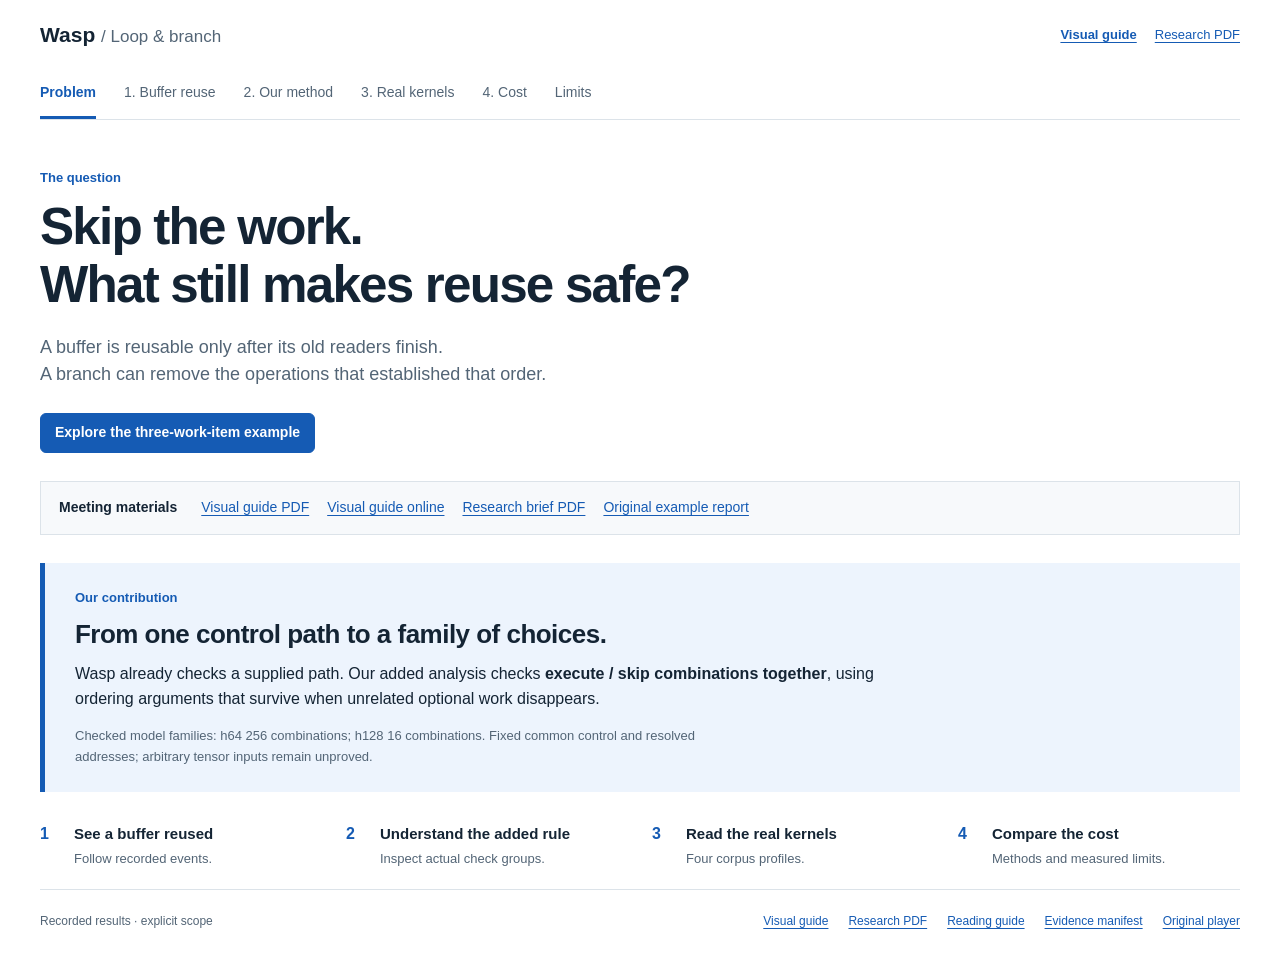
<file: index.html>
<!doctype html>
<html lang="en"><head><meta charset="utf-8"><meta name="viewport" content="width=device-width,initial-scale=1"><title>Loop / branch — Wasp</title><link rel="stylesheet" href="style.css?v=09601b86c1e26492"><script defer src="data.js?v=63a861dcf15d328c"></script><script defer src="app.js?v=65f355b6fed56088"></script></head>
<body>
<header class="mast"><a href="#start" class="brand">Wasp <span>/ Loop & branch</span></a><div class="mast-links"><a href="guide-cn.pdf"><strong>Visual guide</strong></a><a href="discussion.pdf">Research PDF</a></div></header>
<nav class="nav" aria-label="Evidence views"><a href="#start" data-view="start">Problem</a><a href="#running" data-view="running">1. Buffer reuse</a><a href="#rule" data-view="rule">2. Our method</a><a href="#corpus" data-view="corpus">3. Real kernels</a><a href="#efficiency" data-view="efficiency">4. Cost</a><a href="#limits" data-view="limits">Limits</a></nav>
<main>
<section id="start" class="view"><div class="hero"><p class="eyebrow">The question</p><h1>Skip the work.<br>What still makes reuse safe?</h1><p>A buffer is reusable only after its old readers finish.<br>A branch can remove the operations that established that order.</p><a class="button primary" href="#running">Explore the three-work-item example</a></div><div class="materials"><strong>Meeting materials</strong><a href="guide-cn.pdf">Visual guide PDF</a><a href="guide-cn.html">Visual guide online</a><a href="discussion.pdf">Research brief PDF</a><a href="report.pdf">Original example report</a></div><div class="contribution"><p class="eyebrow">Our contribution</p><h2>From one control path to a family of choices.</h2><p>Wasp already checks a supplied path. Our added analysis checks <strong>execute / skip combinations together</strong>, using ordering arguments that survive when unrelated optional work disappears.</p><p id="contribution-scope" class="scope"></p></div><div class="route"><a href="#running"><b>1</b><span>See a buffer reused</span><small>Follow recorded events.</small></a><a href="#rule"><b>2</b><span>Understand the added rule</span><small>Inspect actual check groups.</small></a><a href="#corpus"><b>3</b><span>Read the real kernels</span><small>Four corpus profiles.</small></a><a href="#efficiency"><b>4</b><span>Compare the cost</span><small>Methods and measured limits.</small></a></div></section>
<section id="running" class="view" hidden>
<div class="section-head"><div><p class="eyebrow">1 / Buffer reuse</p><h1>Three work items. Two buffers.</h1><p><strong>q0 → B0, q1 → B1, q2 → B0.</strong> The third item crosses the output boundary.</p></div><div class="source-links"><a class="button" href="kernel.ptx.html">Original PTX</a><a class="button" href="loop_branch_2_1.annotated.ptx.html">Annotated PTX</a></div></div>
<div id="run-modes" class="mode-list" aria-label="Example variants"></div><div id="mode-result" class="mode-result"></div>
<div class="player-toolbar"><button id="previous">Previous</button><button id="next" class="primary">Next event</button><button id="reuse-jump">Jump to B0 reuse</button><label>Execution <select id="execution"><option value="reference">Recorded reference</option><option value="witness">Recorded race witness</option></select></label><span id="step-count"></span></div>
<div class="player-grid"><div class="timeline-panel"><div class="current-event" aria-live="polite"><p id="event-position" class="eyebrow"></p><h2 id="event-title"></h2><p id="event-detail"></p></div><div class="lane-head"><b>Producer</b><b>Consumer</b><b>Async engine</b></div><div id="event-lanes"></div><p class="scope">One recorded model execution. Vertical position is playback order, not an added HB edge.</p></div><div class="source-panel"><h3>Corresponding PTX</h3><pre><code id="trace-code"></code></pre><div id="resource-state" class="resource-state"></div></div></div>
<details class="technical"><summary>Event evidence and exact code change</summary><div id="evidence-card"></div><pre id="source-diff"></pre></details>
<p class="scope"><strong>Runnable constructed PTX; recorded verifier results.</strong> Not a production kernel or GPU capture. <a href="reuse.html">Open the original player separately</a>.</p><a class="next-view" href="#rule">Next: which arguments survive a skipped update?</a></section>
<section id="rule" class="view" hidden><div class="section-head"><div><p class="eyebrow">2 / Our method</p><h1>Ordering must survive the skip.</h1><p>An argument for two accesses may use <strong>common events and their own optional work</strong>.<br>It must not require an unrelated region to execute.</p></div></div><div class="rule-principle"><strong>support(path) ⊆ owners(endpoint A) ∪ owners(endpoint B)</strong><span>One owner = one warp at one branch visit.</span></div><label class="group-picker">Inspect a recorded h64 check <select id="rule-groups"></select></label><div id="rule-stage"></div><p class="scope"><strong>Fixed common control, resolved addresses, finite visits.</strong> These are completed checker results, not a live solver. A002 exemptions remain explicit. Arbitrary tensor feedback and loop length are not proved.</p><details class="technical"><summary>Method and evidence</summary><p>Admission checks common control, resolved addresses, collective participation and completion obligations. A missing ordering proof is not automatically a kernel bug.</p><a href="family-h64.json">Read the recorded groups</a></details><a class="next-view" href="#corpus">Next: test the method against real kernels</a></section>
<section id="corpus" class="view" hidden><div class="section-head"><div><p class="eyebrow">3 / Real kernels</p><h1>Four kernels to compare.</h1><p><strong>Five examples total</strong>, including the small pipeline. h64 and h128 test the same conditional-TMEM mechanism.</p></div></div><div id="corpus-grid" class="corpus-grid"></div><a class="next-view" href="#efficiency">Next: does checking the family save work?</a></section>
<section id="efficiency" class="view" hidden><div class="section-head"><div><p class="eyebrow">4 / Efficiency</p><h1>Reuse proofs, not just query answers.</h1><p id="efficiency-intro"></p></div></div><h2 class="subhead">What is real now</h2><div id="current-methods" class="current-methods"></div><h2 class="subhead">Same family, measured end to end</h2><div id="cost-highlight" class="cost-highlight"></div><div class="table-scroll"><table class="data-table"><thead><tr><th>Visits / warp</th><th>Enumeration</th><th>Family method</th><th>Peak memory</th><th>Stop reason</th><th>Comparison</th><th>Speedup</th></tr></thead><tbody id="efficiency-body"></tbody></table></div><h2 class="subhead">All eight earlier directions</h2><p class="section-note">They are not discarded. Each card states exactly what survives and why it is or is not part of the current implementation.</p><div id="historical-methods" class="method-map"></div><div id="efficiency-sources" class="source-links method-sources"></div><details class="technical"><summary>Measurement details and unsuccessful experiments</summary><ul id="efficiency-notes"></ul></details><a class="next-view" href="#limits">Read the remaining limits</a></section>
<section id="limits" class="view" hidden><div class="section-head"><div><p class="eyebrow">Limits</p><h1>What remains unproved.</h1><p>These results do not establish the following capabilities.</p></div></div><div id="limits-grid" class="limits-grid"></div><details class="technical"><summary>WGMMA status</summary><p>The current corpus has no <code>wgmma.</code> PTX. Its frontend semantics are unmodeled and lowering rejects it. Historical PhaseGuard evidence remains separate; tcgen05 and bulk-group results do not establish WGMMA coverage.</p></details></section>
</main><footer><span>Recorded results · explicit scope</span><span><a href="guide-cn.pdf">Visual guide</a><a href="discussion.pdf">Research PDF</a><a href="walkthrough.md">Reading guide</a><a href="build-receipt.json">Evidence manifest</a><a href="reuse.html">Original player</a></span></footer></body></html>
</file>
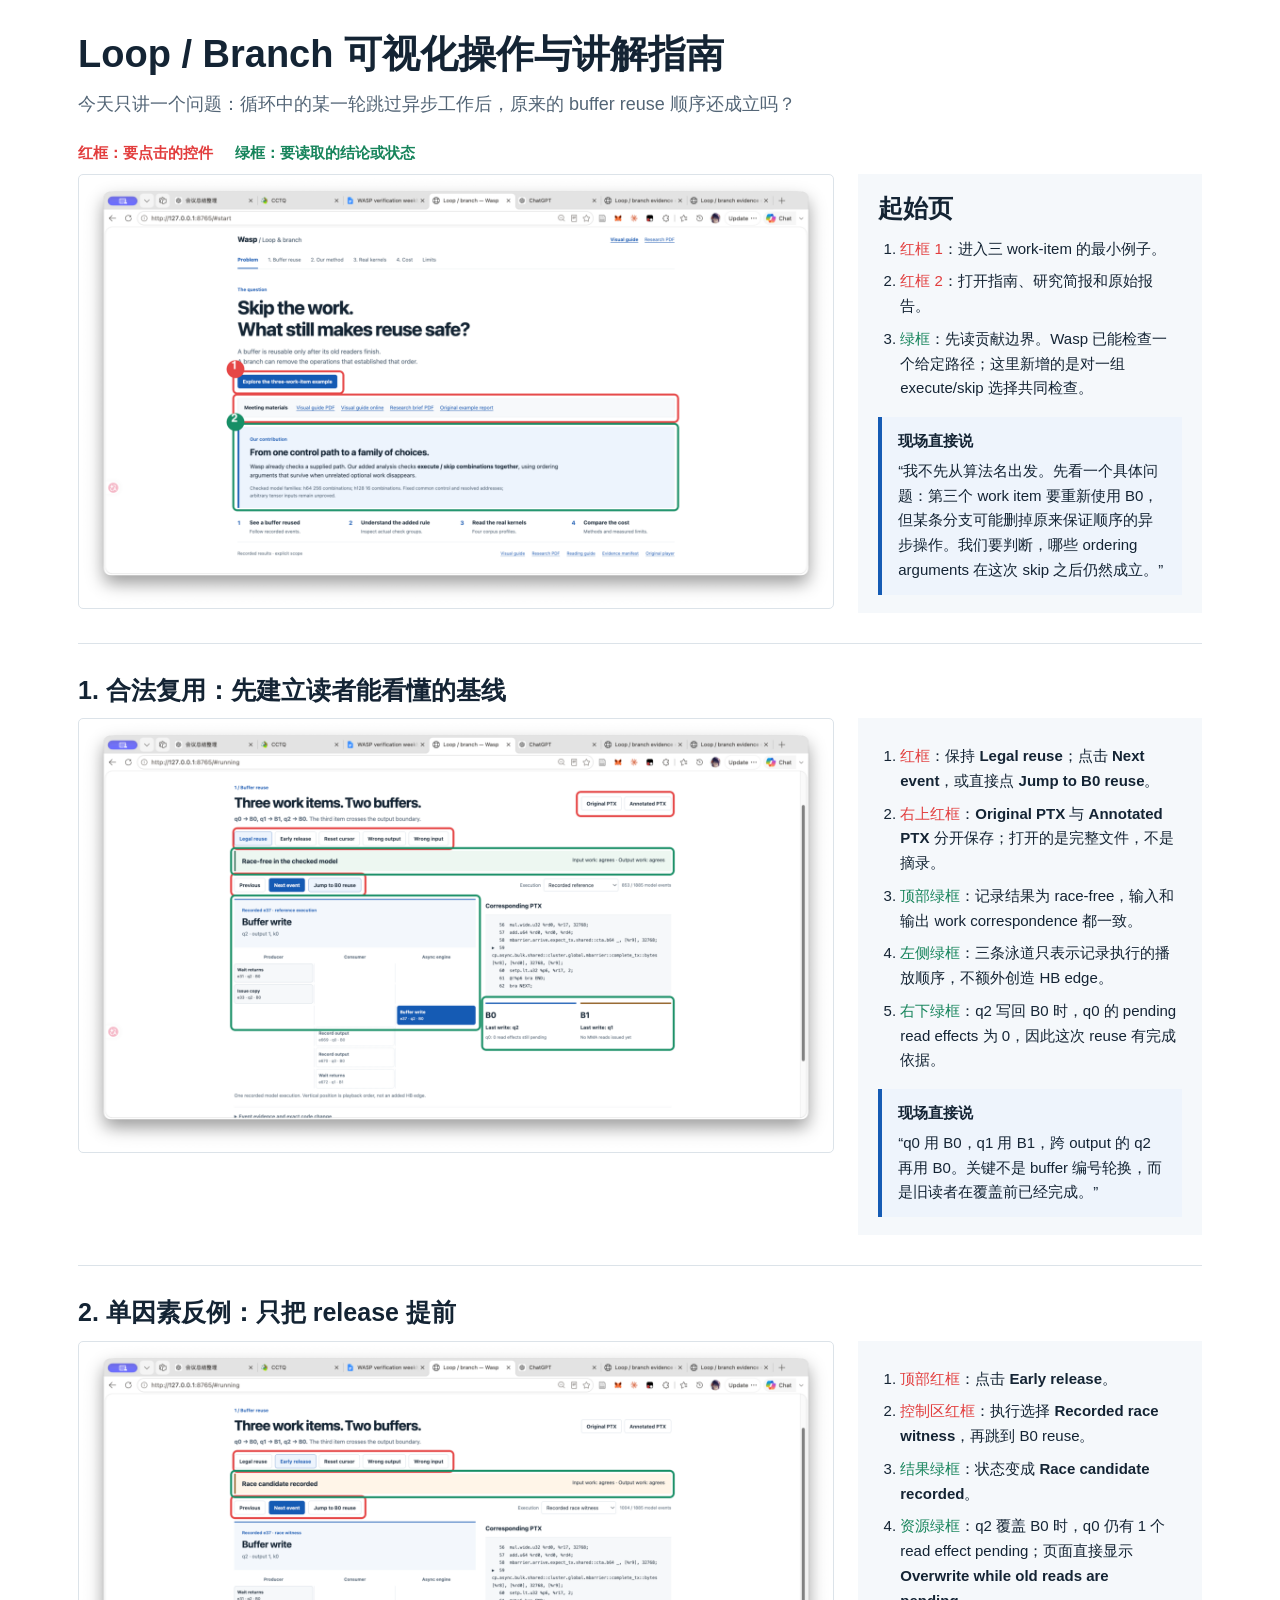
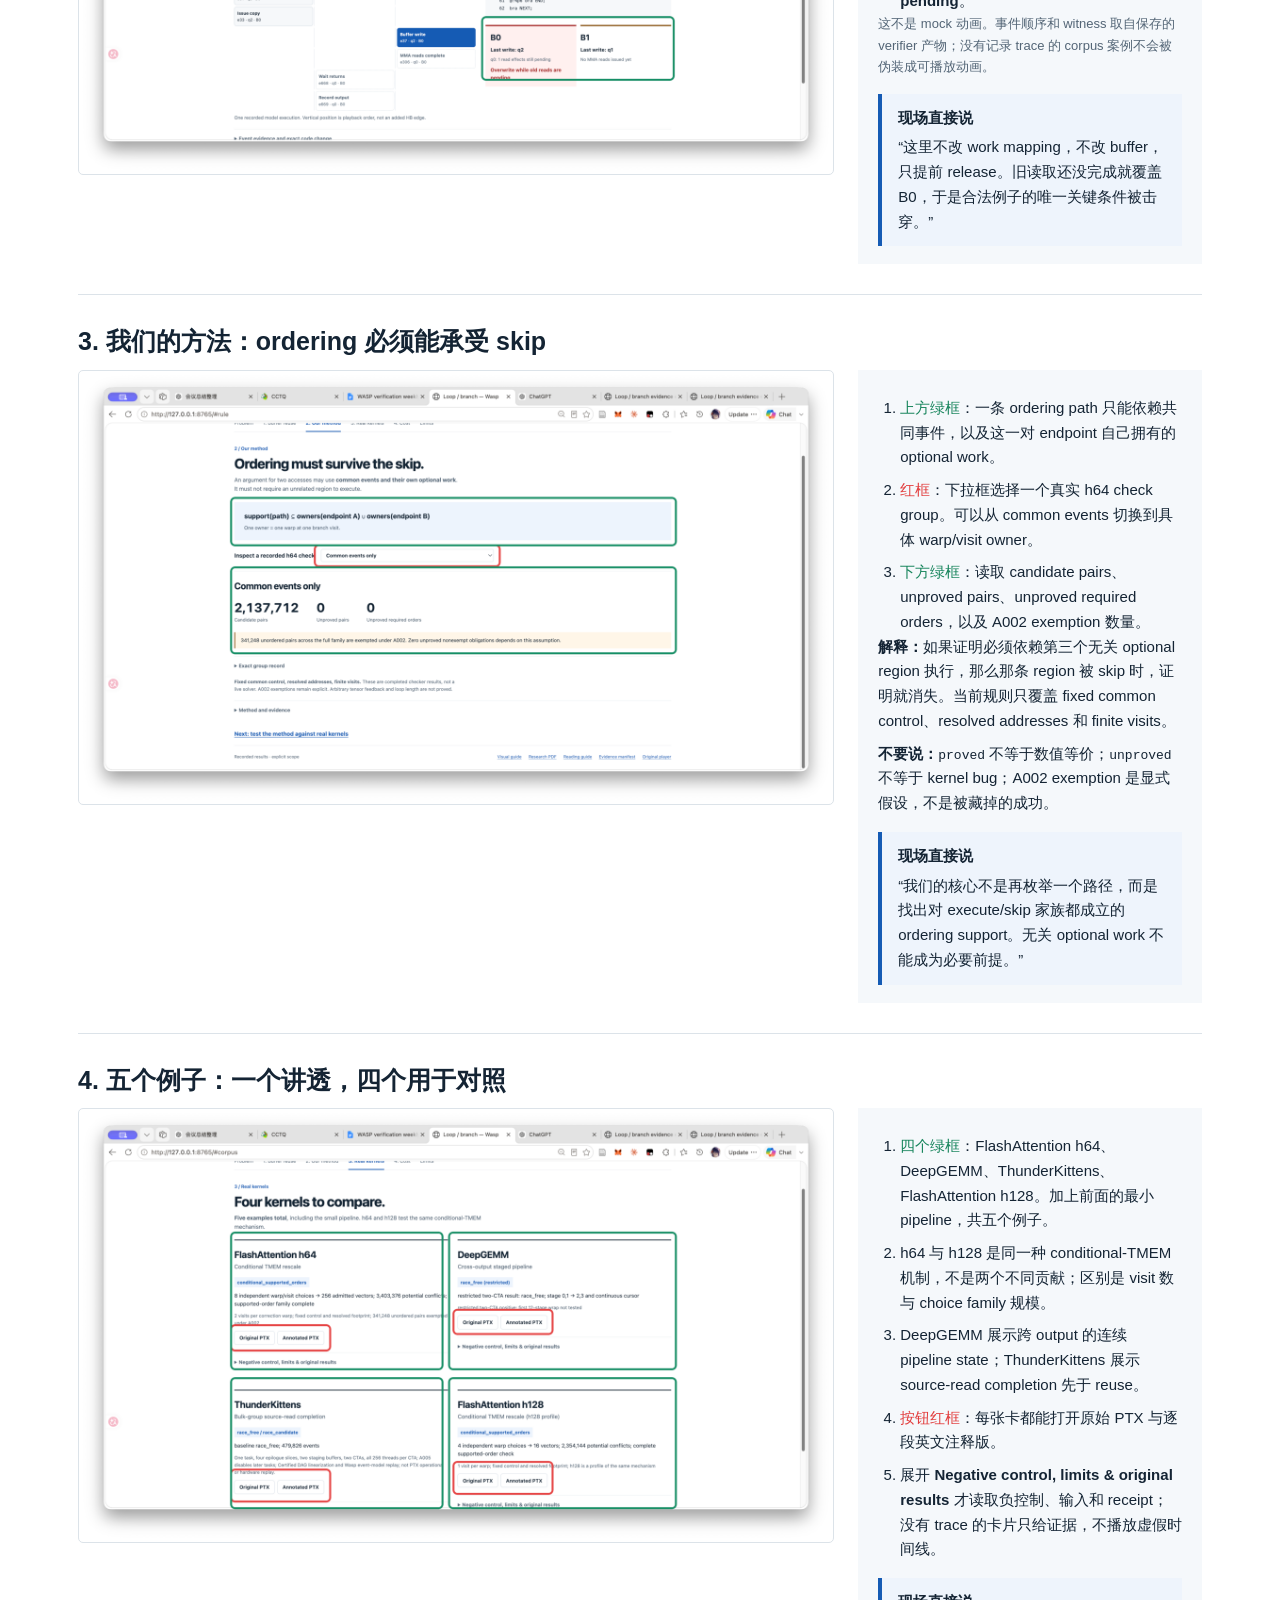
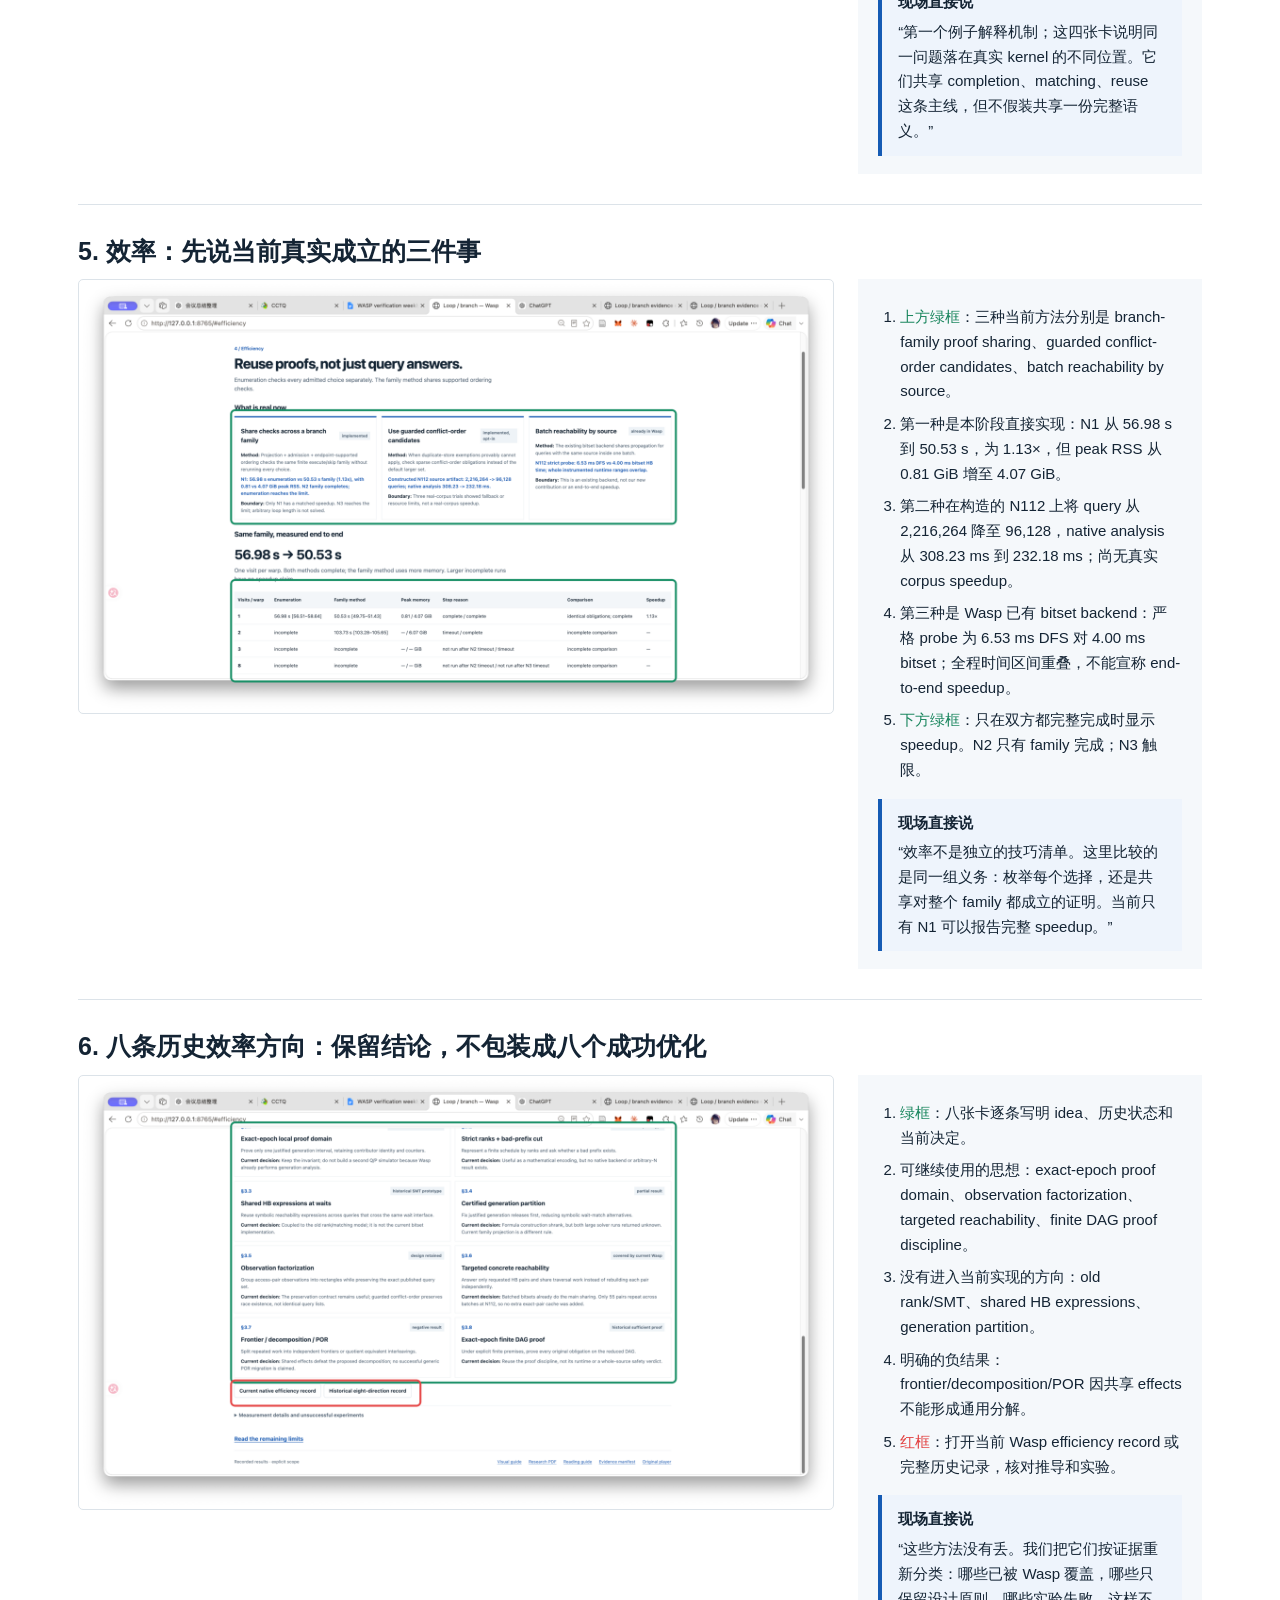
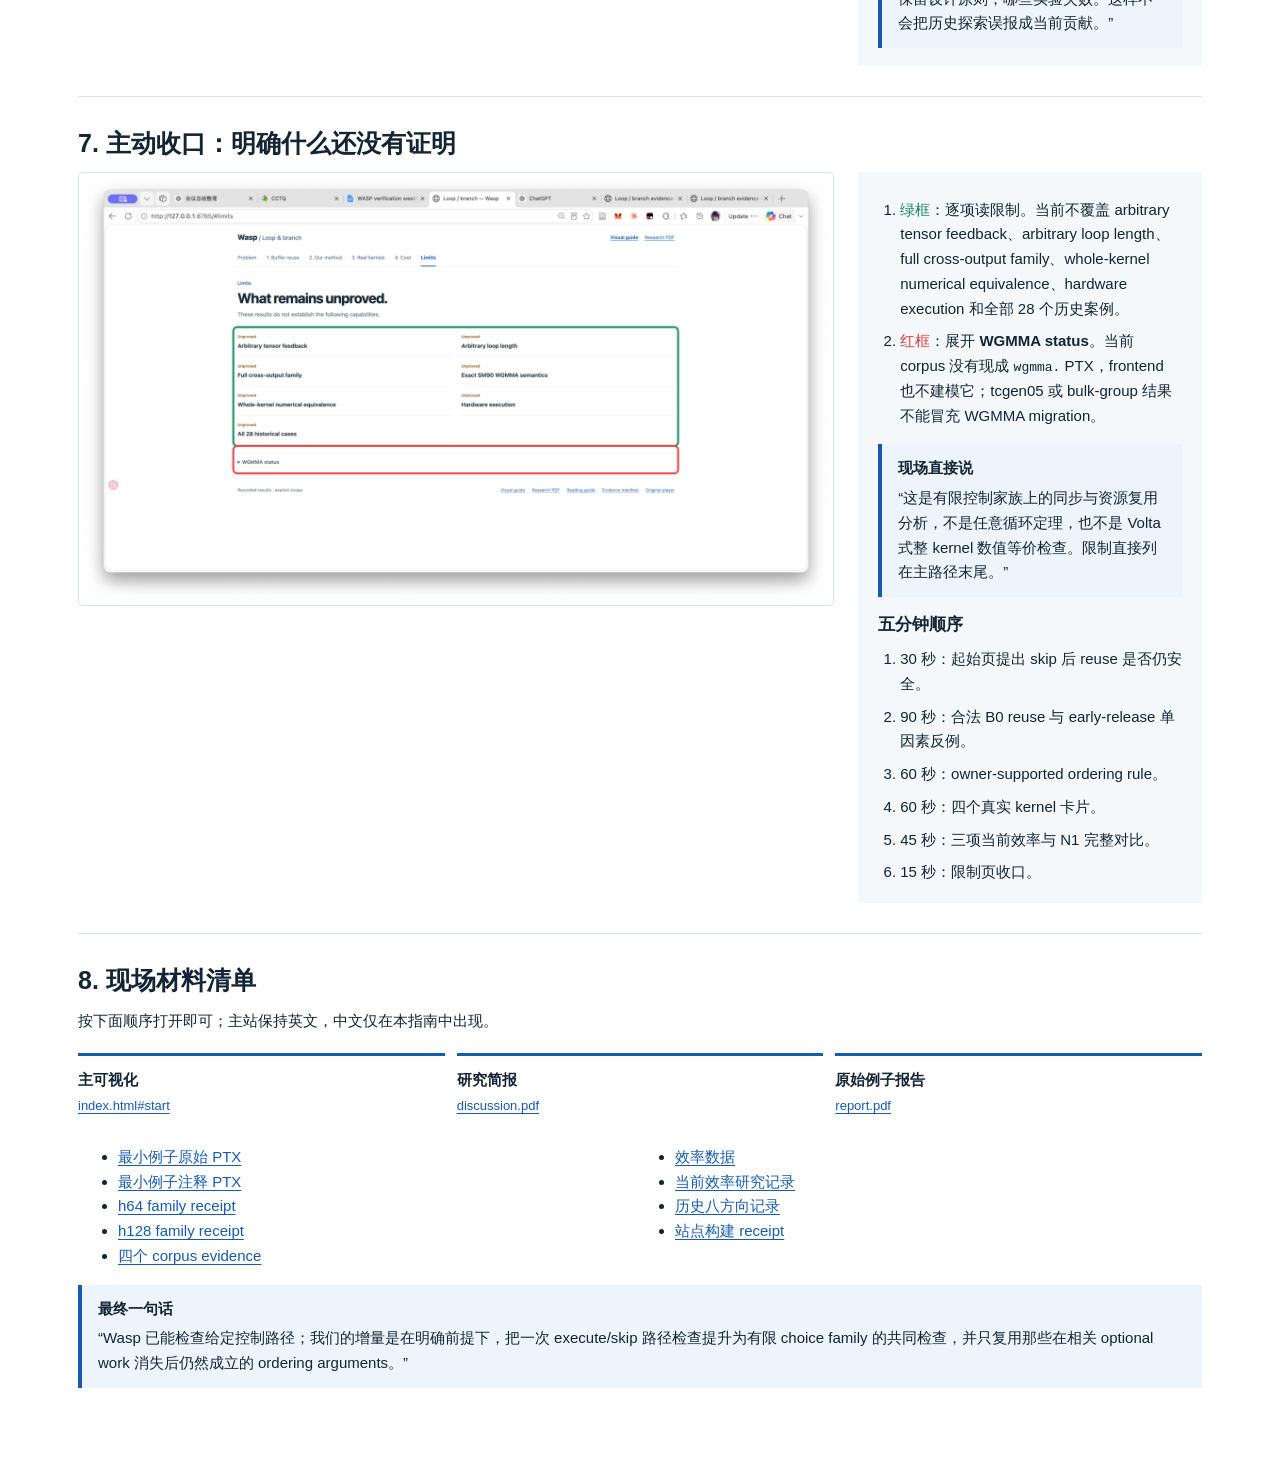
<file: guide-cn.html>
<!doctype html>
<html lang="zh-CN">
<head>
<meta charset="utf-8">
<meta name="viewport" content="width=device-width, initial-scale=1">
<title>Loop / Branch 可视化操作与讲解指南</title>
<style>
:root{--ink:#142434;--muted:#536576;--line:#dce3e9;--blue:#155bb4;--red:#e23d3d;--green:#16845b;--wash:#f5f8fb}
*{box-sizing:border-box}body{margin:0;background:#fff;color:var(--ink);font:15px/1.65 -apple-system,BlinkMacSystemFont,"PingFang SC","Microsoft YaHei",sans-serif}a{color:var(--blue);text-underline-offset:3px}main{max-width:1180px;margin:auto;padding:32px 28px 64px}h1,h2,h3,p{margin:0}h1{font-size:38px;line-height:1.2}h2{font-size:25px;line-height:1.3;margin-bottom:12px}h3{font-size:17px;margin:14px 0 6px}p+ p{margin-top:8px}.lead{font-size:18px;color:var(--muted);margin-top:12px}.legend{display:flex;gap:22px;margin:22px 0 8px;font-weight:700}.red{color:var(--red)}.green{color:var(--green)}.page{padding:30px 0;border-top:1px solid var(--line)}.page:first-child{border-top:0;padding-top:0}.layout{display:grid;grid-template-columns:minmax(0,2.2fr) minmax(250px,1fr);gap:24px;align-items:start}.shot{width:100%;height:auto;border:1px solid var(--line);border-radius:5px;display:block}.notes{background:var(--wash);padding:18px 20px}.notes ol,.notes ul{margin:8px 0 0;padding-left:22px}.notes li+li{margin-top:8px}.say{border-left:4px solid var(--blue);padding:12px 16px;margin-top:16px;background:#eef4fc}.say strong{display:block;margin-bottom:5px}.route{display:grid;grid-template-columns:repeat(3,1fr);gap:12px;margin-top:20px}.route div{border-top:3px solid var(--blue);padding:12px 0}.route b{display:block}.route span{color:var(--muted);font-size:13px}.resource-list{columns:2;column-gap:30px}.resource-list li{break-inside:avoid}.small{font-size:13px;color:var(--muted)}code{font:13px/1.5 ui-monospace,SFMono-Regular,Menlo,monospace;overflow-wrap:anywhere}
@media(max-width:850px){main{padding:22px 14px}.layout{grid-template-columns:1fr}.route{grid-template-columns:1fr}.resource-list{columns:1}h1{font-size:30px}}
@media print{@page{size:A4 landscape;margin:9mm}body{font-size:11px;line-height:1.45}main{max-width:none;padding:0}.page{height:185mm;page-break-after:always;break-after:page;padding:4mm 0;border:0;overflow:hidden}.page:last-child{page-break-after:auto}.layout{grid-template-columns:minmax(0,2.25fr) minmax(62mm,1fr);gap:6mm}.shot{max-height:145mm;object-fit:contain;object-position:top}.notes{padding:4mm 5mm}.lead{font-size:13px}.legend{margin:4mm 0}.say{padding:3mm 4mm;margin-top:3mm}.route{gap:4mm;margin-top:4mm}a{color:inherit;text-decoration:none}h1{font-size:27px}h2{font-size:19px}h3{font-size:13px}}
</style>
</head>
<body><main>
<section class="page">
  <h1>Loop / Branch 可视化操作与讲解指南</h1>
  <p class="lead">今天只讲一个问题：循环中的某一轮跳过异步工作后，原来的 buffer reuse 顺序还成立吗？</p>
  <div class="legend"><span class="red">红框：要点击的控件</span><span class="green">绿框：要读取的结论或状态</span></div>
  <div class="layout">
    <img class="shot" src="guide-assets/01-start-annotated.png" alt="起始页标注">
    <div class="notes">
      <h2>起始页</h2>
      <ol>
        <li><span class="red">红框 1</span>：进入三 work-item 的最小例子。</li>
        <li><span class="red">红框 2</span>：打开指南、研究简报和原始报告。</li>
        <li><span class="green">绿框</span>：先读贡献边界。Wasp 已能检查一个给定路径；这里新增的是对一组 execute/skip 选择共同检查。</li>
      </ol>
      <div class="say"><strong>现场直接说</strong>“我不先从算法名出发。先看一个具体问题：第三个 work item 要重新使用 B0，但某条分支可能删掉原来保证顺序的异步操作。我们要判断，哪些 ordering arguments 在这次 skip 之后仍然成立。”</div>
    </div>
  </div>
</section>

<section class="page">
  <h2>1. 合法复用：先建立读者能看懂的基线</h2>
  <div class="layout">
    <img class="shot" src="guide-assets/02-legal-annotated.png" alt="合法复用界面标注">
    <div class="notes">
      <ol>
        <li><span class="red">红框</span>：保持 <b>Legal reuse</b>；点击 <b>Next event</b>，或直接点 <b>Jump to B0 reuse</b>。</li>
        <li><span class="red">右上红框</span>：<b>Original PTX</b> 与 <b>Annotated PTX</b> 分开保存；打开的是完整文件，不是摘录。</li>
        <li><span class="green">顶部绿框</span>：记录结果为 race-free，输入和输出 work correspondence 都一致。</li>
        <li><span class="green">左侧绿框</span>：三条泳道只表示记录执行的播放顺序，不额外创造 HB edge。</li>
        <li><span class="green">右下绿框</span>：q2 写回 B0 时，q0 的 pending read effects 为 0，因此这次 reuse 有完成依据。</li>
      </ol>
      <div class="say"><strong>现场直接说</strong>“q0 用 B0，q1 用 B1，跨 output 的 q2 再用 B0。关键不是 buffer 编号轮换，而是旧读者在覆盖前已经完成。”</div>
    </div>
  </div>
</section>

<section class="page">
  <h2>2. 单因素反例：只把 release 提前</h2>
  <div class="layout">
    <img class="shot" src="guide-assets/03-race-annotated.png" alt="提前释放反例界面标注">
    <div class="notes">
      <ol>
        <li><span class="red">顶部红框</span>：点击 <b>Early release</b>。</li>
        <li><span class="red">控制区红框</span>：执行选择 <b>Recorded race witness</b>，再跳到 B0 reuse。</li>
        <li><span class="green">结果绿框</span>：状态变成 <b>Race candidate recorded</b>。</li>
        <li><span class="green">资源绿框</span>：q2 覆盖 B0 时，q0 仍有 1 个 read effect pending；页面直接显示 <b>Overwrite while old reads are pending</b>。</li>
      </ol>
      <p class="small">这不是 mock 动画。事件顺序和 witness 取自保存的 verifier 产物；没有记录 trace 的 corpus 案例不会被伪装成可播放动画。</p>
      <div class="say"><strong>现场直接说</strong>“这里不改 work mapping，不改 buffer，只提前 release。旧读取还没完成就覆盖 B0，于是合法例子的唯一关键条件被击穿。”</div>
    </div>
  </div>
</section>

<section class="page">
  <h2>3. 我们的方法：ordering 必须能承受 skip</h2>
  <div class="layout">
    <img class="shot" src="guide-assets/04-rule-annotated.png" alt="规则界面标注">
    <div class="notes">
      <ol>
        <li><span class="green">上方绿框</span>：一条 ordering path 只能依赖共同事件，以及这一对 endpoint 自己拥有的 optional work。</li>
        <li><span class="red">红框</span>：下拉框选择一个真实 h64 check group。可以从 common events 切换到具体 warp/visit owner。</li>
        <li><span class="green">下方绿框</span>：读取 candidate pairs、unproved pairs、unproved required orders，以及 A002 exemption 数量。</li>
      </ol>
      <p><b>解释：</b>如果证明必须依赖第三个无关 optional region 执行，那么那条 region 被 skip 时，证明就消失。当前规则只覆盖 fixed common control、resolved addresses 和 finite visits。</p>
      <p><b>不要说：</b><code>proved</code> 不等于数值等价；<code>unproved</code> 不等于 kernel bug；A002 exemption 是显式假设，不是被藏掉的成功。</p>
      <div class="say"><strong>现场直接说</strong>“我们的核心不是再枚举一个路径，而是找出对 execute/skip 家族都成立的 ordering support。无关 optional work 不能成为必要前提。”</div>
    </div>
  </div>
</section>

<section class="page">
  <h2>4. 五个例子：一个讲透，四个用于对照</h2>
  <div class="layout">
    <img class="shot" src="guide-assets/05-corpus-annotated.png" alt="真实 kernel 界面标注">
    <div class="notes">
      <ol>
        <li><span class="green">四个绿框</span>：FlashAttention h64、DeepGEMM、ThunderKittens、FlashAttention h128。加上前面的最小 pipeline，共五个例子。</li>
        <li>h64 与 h128 是同一种 conditional-TMEM 机制，不是两个不同贡献；区别是 visit 数与 choice family 规模。</li>
        <li>DeepGEMM 展示跨 output 的连续 pipeline state；ThunderKittens 展示 source-read completion 先于 reuse。</li>
        <li><span class="red">按钮红框</span>：每张卡都能打开原始 PTX 与逐段英文注释版。</li>
        <li>展开 <b>Negative control, limits &amp; original results</b> 才读取负控制、输入和 receipt；没有 trace 的卡片只给证据，不播放虚假时间线。</li>
      </ol>
      <div class="say"><strong>现场直接说</strong>“第一个例子解释机制；这四张卡说明同一问题落在真实 kernel 的不同位置。它们共享 completion、matching、reuse 这条主线，但不假装共享一份完整语义。”</div>
    </div>
  </div>
</section>

<section class="page">
  <h2>5. 效率：先说当前真实成立的三件事</h2>
  <div class="layout">
    <img class="shot" src="guide-assets/06-efficiency-now-annotated.png" alt="当前效率结果界面标注">
    <div class="notes">
      <ol>
        <li><span class="green">上方绿框</span>：三种当前方法分别是 branch-family proof sharing、guarded conflict-order candidates、batch reachability by source。</li>
        <li>第一种是本阶段直接实现：N1 从 56.98 s 到 50.53 s，为 1.13×，但 peak RSS 从 0.81 GiB 增至 4.07 GiB。</li>
        <li>第二种在构造的 N112 上将 query 从 2,216,264 降至 96,128，native analysis 从 308.23 ms 到 232.18 ms；尚无真实 corpus speedup。</li>
        <li>第三种是 Wasp 已有 bitset backend：严格 probe 为 6.53 ms DFS 对 4.00 ms bitset；全程时间区间重叠，不能宣称 end-to-end speedup。</li>
        <li><span class="green">下方绿框</span>：只在双方都完整完成时显示 speedup。N2 只有 family 完成；N3 触限。</li>
      </ol>
      <div class="say"><strong>现场直接说</strong>“效率不是独立的技巧清单。这里比较的是同一组义务：枚举每个选择，还是共享对整个 family 都成立的证明。当前只有 N1 可以报告完整 speedup。”</div>
    </div>
  </div>
</section>

<section class="page">
  <h2>6. 八条历史效率方向：保留结论，不包装成八个成功优化</h2>
  <div class="layout">
    <img class="shot" src="guide-assets/07-efficiency-eight-annotated.png" alt="八条效率方向界面标注">
    <div class="notes">
      <ol>
        <li><span class="green">绿框</span>：八张卡逐条写明 idea、历史状态和当前决定。</li>
        <li>可继续使用的思想：exact-epoch proof domain、observation factorization、targeted reachability、finite DAG proof discipline。</li>
        <li>没有进入当前实现的方向：old rank/SMT、shared HB expressions、generation partition。</li>
        <li>明确的负结果：frontier/decomposition/POR 因共享 effects 不能形成通用分解。</li>
        <li><span class="red">红框</span>：打开当前 Wasp efficiency record 或完整历史记录，核对推导和实验。</li>
      </ol>
      <div class="say"><strong>现场直接说</strong>“这些方法没有丢。我们把它们按证据重新分类：哪些已被 Wasp 覆盖，哪些只保留设计原则，哪些实验失败。这样不会把历史探索误报成当前贡献。”</div>
    </div>
  </div>
</section>

<section class="page">
  <h2>7. 主动收口：明确什么还没有证明</h2>
  <div class="layout">
    <img class="shot" src="guide-assets/08-limits-annotated.png" alt="限制界面标注">
    <div class="notes">
      <ol>
        <li><span class="green">绿框</span>：逐项读限制。当前不覆盖 arbitrary tensor feedback、arbitrary loop length、full cross-output family、whole-kernel numerical equivalence、hardware execution 和全部 28 个历史案例。</li>
        <li><span class="red">红框</span>：展开 <b>WGMMA status</b>。当前 corpus 没有现成 <code>wgmma.</code> PTX，frontend 也不建模它；tcgen05 或 bulk-group 结果不能冒充 WGMMA migration。</li>
      </ol>
      <div class="say"><strong>现场直接说</strong>“这是有限控制家族上的同步与资源复用分析，不是任意循环定理，也不是 Volta 式整 kernel 数值等价检查。限制直接列在主路径末尾。”</div>
      <h3>五分钟顺序</h3>
      <ol>
        <li>30 秒：起始页提出 skip 后 reuse 是否仍安全。</li>
        <li>90 秒：合法 B0 reuse 与 early-release 单因素反例。</li>
        <li>60 秒：owner-supported ordering rule。</li>
        <li>60 秒：四个真实 kernel 卡片。</li>
        <li>45 秒：三项当前效率与 N1 完整对比。</li>
        <li>15 秒：限制页收口。</li>
      </ol>
    </div>
  </div>
</section>

<section class="page">
  <h2>8. 现场材料清单</h2>
  <p>按下面顺序打开即可；主站保持英文，中文仅在本指南中出现。</p>
  <div class="route"><div><b>主可视化</b><span><a href="index.html#start">index.html#start</a></span></div><div><b>研究简报</b><span><a href="discussion.pdf">discussion.pdf</a></span></div><div><b>原始例子报告</b><span><a href="report.pdf">report.pdf</a></span></div></div>
  <ul class="resource-list">
    <li><a href="kernel.ptx.html">最小例子原始 PTX</a></li>
    <li><a href="loop_branch_2_1.annotated.ptx.html">最小例子注释 PTX</a></li>
    <li><a href="family-h64.json">h64 family receipt</a></li>
    <li><a href="family-h128.json">h128 family receipt</a></li>
    <li><a href="corpus-evidence.json">四个 corpus evidence</a></li>
    <li><a href="efficiency.json">效率数据</a></li>
    <li><a href="hb-efficiency-current.md">当前效率研究记录</a></li>
    <li><a href="hb-efficiency-historical.md">历史八方向记录</a></li>
    <li><a href="build-receipt.json">站点构建 receipt</a></li>
  </ul>
  <div class="say"><strong>最终一句话</strong>“Wasp 已能检查给定控制路径；我们的增量是在明确前提下，把一次 execute/skip 路径检查提升为有限 choice family 的共同检查，并只复用那些在相关 optional work 消失后仍然成立的 ordering arguments。”</div>
</section>
</main></body></html>
</file>
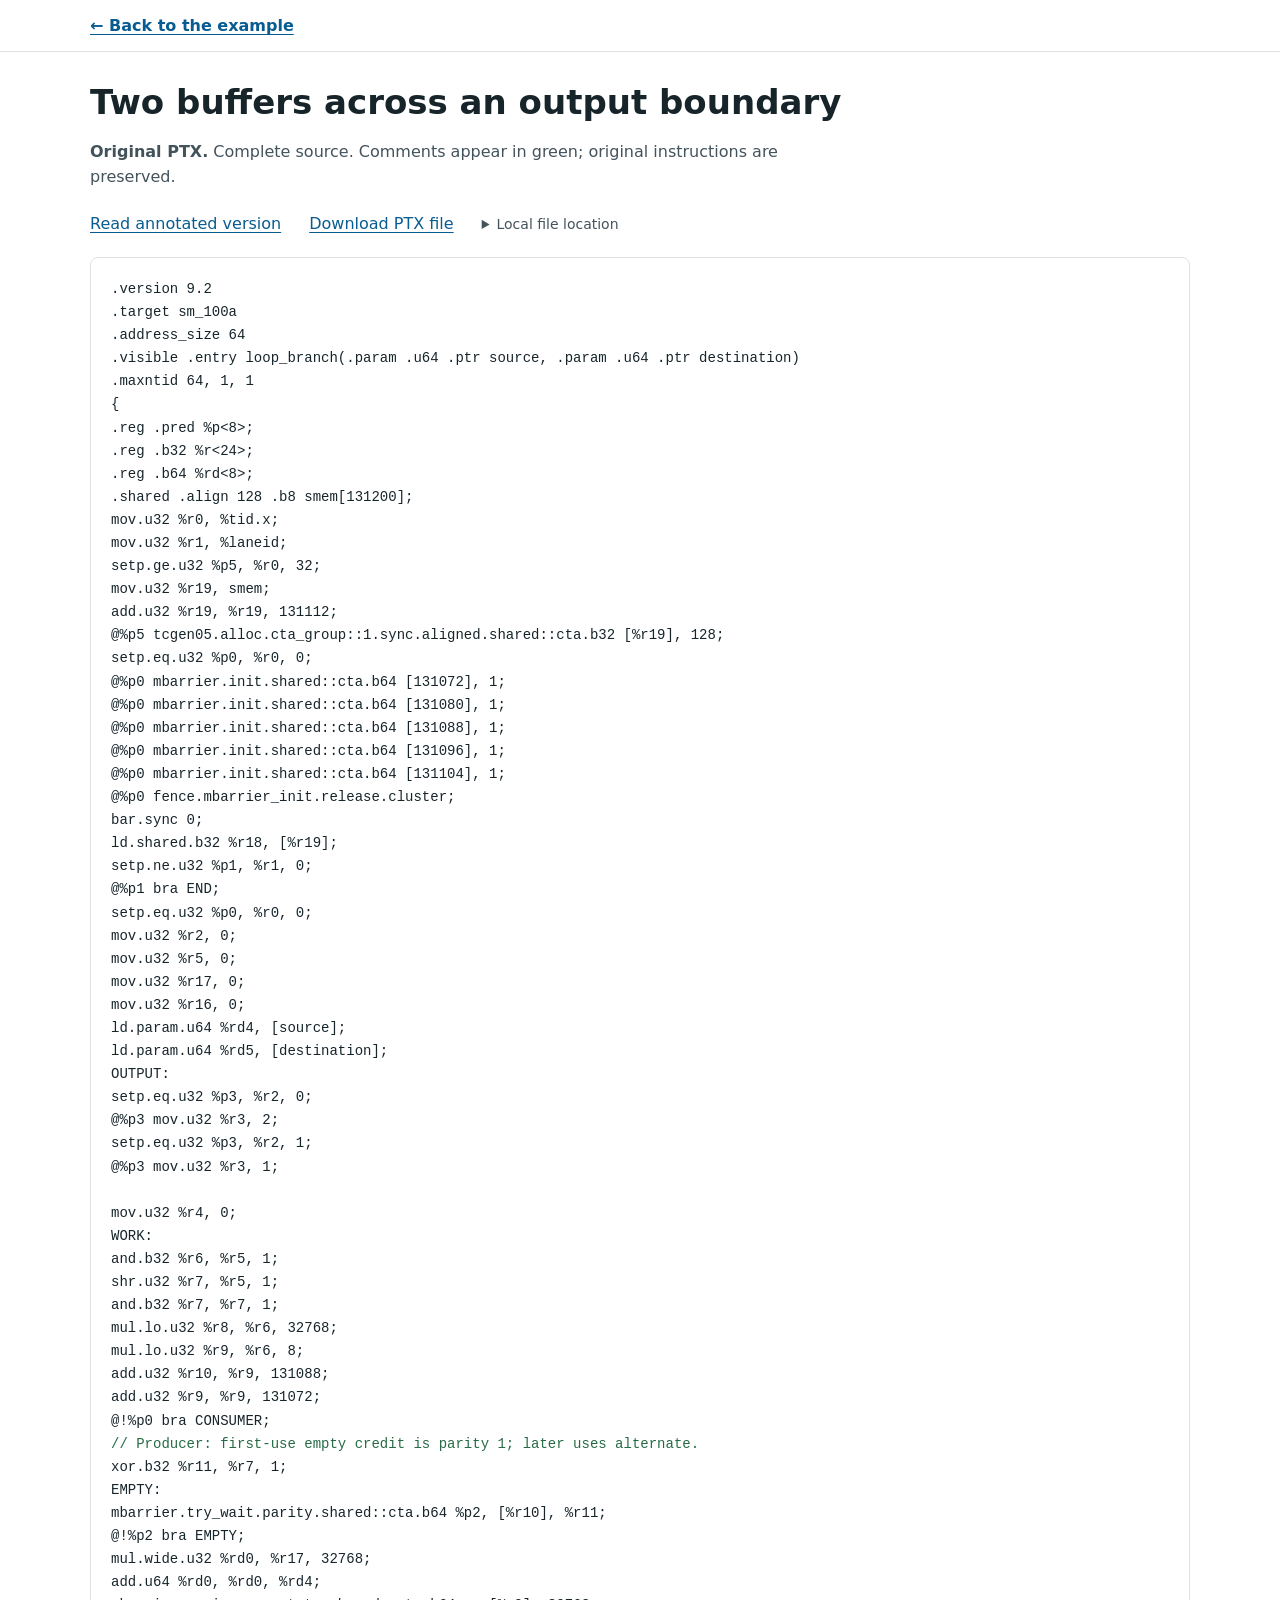
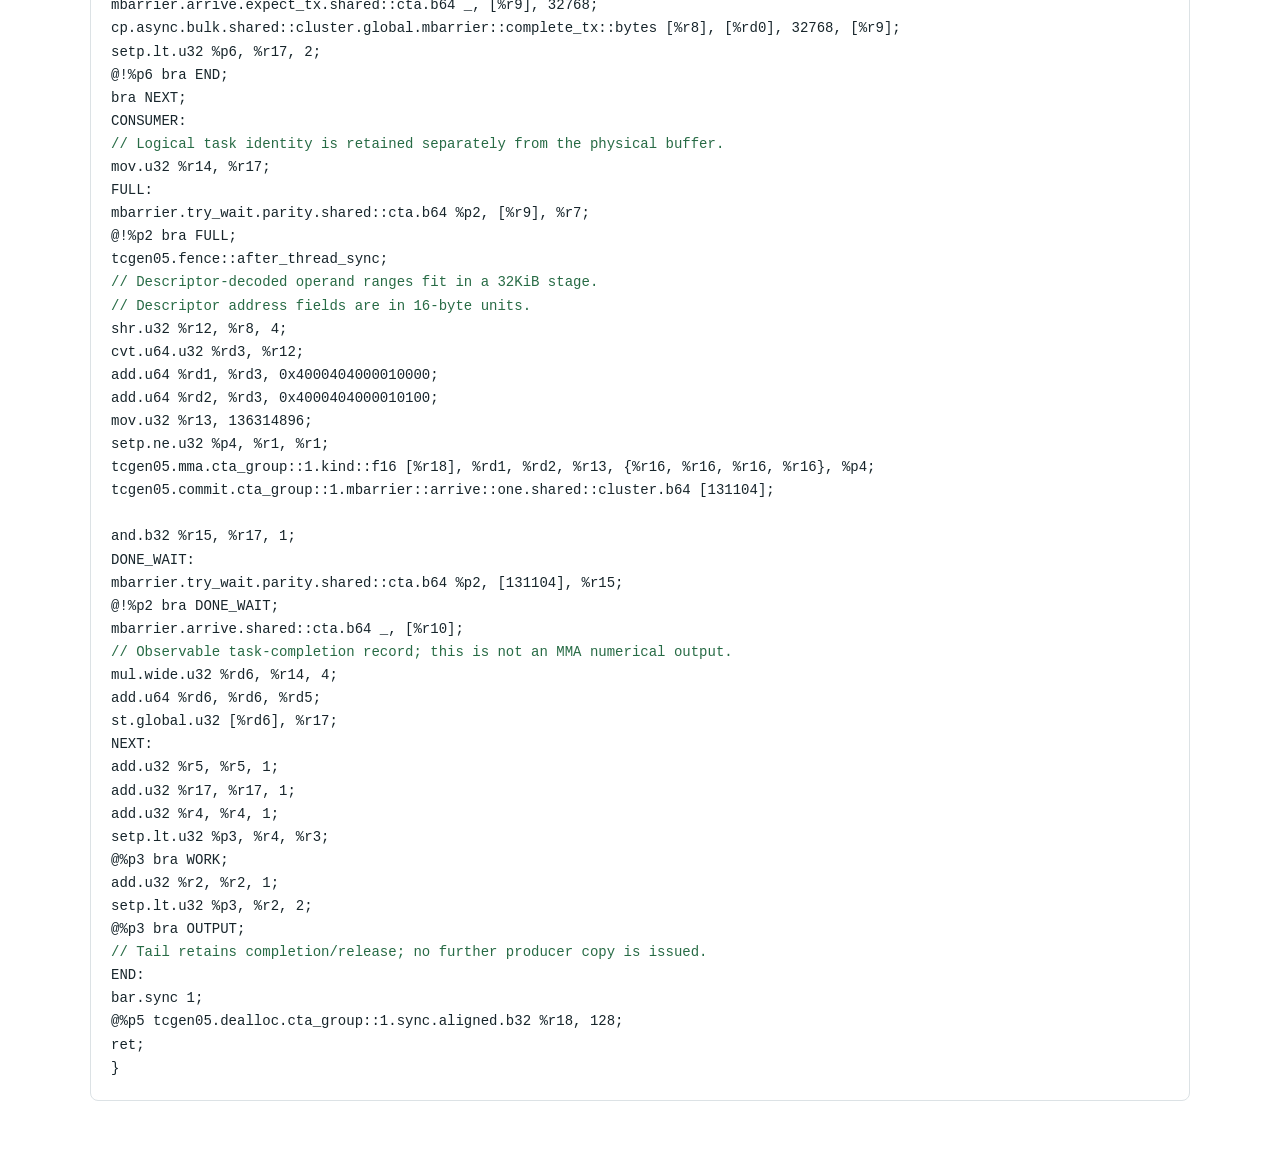
<file: kernel.ptx.html>
<!doctype html>
<html lang="en">
<head>
<meta charset="utf-8">
<meta name="viewport" content="width=device-width, initial-scale=1">
<title>Two buffers across an output boundary — Original PTX</title>
<style>
:root { color-scheme: light; font-family: system-ui, sans-serif; color: #17252b; background: #fff; }
* { box-sizing: border-box; }
body { margin: 0; }
a { color: #075c91; text-underline-offset: 3px; }
a:focus-visible, summary:focus-visible { outline: 3px solid #e3ad35; outline-offset: 4px; }
nav { position: sticky; top: 0; z-index: 1; padding: 16px max(20px, calc((100vw - 1100px) / 2)); background: #fff; border-bottom: 1px solid #dce2e5; }
nav a { font-weight: 650; }
main { max-width: 1140px; margin: auto; padding: 30px 20px 60px; }
h1 { font-size: clamp(24px, 3vw, 34px); line-height: 1.2; margin: 0 0 12px; }
p { line-height: 1.6; max-width: 76ch; }
.description { color: #43535c; }
.source-tools { display: flex; flex-wrap: wrap; gap: 16px 28px; align-items: baseline; margin: 24px 0; }
details { color: #43535c; font-size: 14px; }
summary { cursor: pointer; }
details code { display: block; max-width: 100%; overflow-wrap: anywhere; margin: 10px 0; }
pre { margin: 0; border: 1px solid #dce2e5; border-radius: 8px; overflow: hidden; }
#ptx-source { display: block; font: 14px/1.65 ui-monospace, SFMono-Regular, Menlo, Consolas, monospace; tab-size: 4; white-space: pre-wrap; overflow-wrap: anywhere; padding: 20px; }
.reading-note { color: #276b45; white-space: pre-wrap; overflow-wrap: anywhere; }
@media (max-width: 600px) { main { padding: 24px 12px; } #ptx-source { padding: 12px; font-size: 13px; } .reading-note { padding: 8px; } }
</style>
</head>
<body>
<nav><a href="index.html#running">← Back to the example</a></nav>
<main>
<h1>Two buffers across an output boundary</h1>
<p class="description"><strong>Original PTX.</strong> Complete source. Comments appear in green; original instructions are preserved.</p>
<div class="source-tools"><a href="loop_branch_2_1.annotated.ptx.html">Read annotated version</a><a href="kernel.ptx" download>Download PTX file</a>
<details><summary>Local file location</summary><code>/Users/zzw4257/wasp-upstream-review-20260920/build/loop-reuse/legal/kernel.ptx</code></details></div>
<pre><code id="ptx-source">.version 9.2
.target sm_100a
.address_size 64
.visible .entry loop_branch(.param .u64 .ptr source, .param .u64 .ptr destination)
.maxntid 64, 1, 1
{
.reg .pred %p&lt;8&gt;;
.reg .b32 %r&lt;24&gt;;
.reg .b64 %rd&lt;8&gt;;
.shared .align 128 .b8 smem[131200];
mov.u32 %r0, %tid.x;
mov.u32 %r1, %laneid;
setp.ge.u32 %p5, %r0, 32;
mov.u32 %r19, smem;
add.u32 %r19, %r19, 131112;
@%p5 tcgen05.alloc.cta_group::1.sync.aligned.shared::cta.b32 [%r19], 128;
setp.eq.u32 %p0, %r0, 0;
@%p0 mbarrier.init.shared::cta.b64 [131072], 1;
@%p0 mbarrier.init.shared::cta.b64 [131080], 1;
@%p0 mbarrier.init.shared::cta.b64 [131088], 1;
@%p0 mbarrier.init.shared::cta.b64 [131096], 1;
@%p0 mbarrier.init.shared::cta.b64 [131104], 1;
@%p0 fence.mbarrier_init.release.cluster;
bar.sync 0;
ld.shared.b32 %r18, [%r19];
setp.ne.u32 %p1, %r1, 0;
@%p1 bra END;
setp.eq.u32 %p0, %r0, 0;
mov.u32 %r2, 0;
mov.u32 %r5, 0;
mov.u32 %r17, 0;
mov.u32 %r16, 0;
ld.param.u64 %rd4, [source];
ld.param.u64 %rd5, [destination];
OUTPUT:
setp.eq.u32 %p3, %r2, 0;
@%p3 mov.u32 %r3, 2;
setp.eq.u32 %p3, %r2, 1;
@%p3 mov.u32 %r3, 1;

mov.u32 %r4, 0;
WORK:
and.b32 %r6, %r5, 1;
shr.u32 %r7, %r5, 1;
and.b32 %r7, %r7, 1;
mul.lo.u32 %r8, %r6, 32768;
mul.lo.u32 %r9, %r6, 8;
add.u32 %r10, %r9, 131088;
add.u32 %r9, %r9, 131072;
@!%p0 bra CONSUMER;
<span class="reading-note">// Producer: first-use empty credit is parity 1; later uses alternate.</span>
xor.b32 %r11, %r7, 1;
EMPTY:
mbarrier.try_wait.parity.shared::cta.b64 %p2, [%r10], %r11;
@!%p2 bra EMPTY;
mul.wide.u32 %rd0, %r17, 32768;
add.u64 %rd0, %rd0, %rd4;
mbarrier.arrive.expect_tx.shared::cta.b64 _, [%r9], 32768;
cp.async.bulk.shared::cluster.global.mbarrier::complete_tx::bytes [%r8], [%rd0], 32768, [%r9];
setp.lt.u32 %p6, %r17, 2;
@!%p6 bra END;
bra NEXT;
CONSUMER:
<span class="reading-note">// Logical task identity is retained separately from the physical buffer.</span>
mov.u32 %r14, %r17;
FULL:
mbarrier.try_wait.parity.shared::cta.b64 %p2, [%r9], %r7;
@!%p2 bra FULL;
tcgen05.fence::after_thread_sync;
<span class="reading-note">// Descriptor-decoded operand ranges fit in a 32KiB stage.</span>
<span class="reading-note">// Descriptor address fields are in 16-byte units.</span>
shr.u32 %r12, %r8, 4;
cvt.u64.u32 %rd3, %r12;
add.u64 %rd1, %rd3, 0x4000404000010000;
add.u64 %rd2, %rd3, 0x4000404000010100;
mov.u32 %r13, 136314896;
setp.ne.u32 %p4, %r1, %r1;
tcgen05.mma.cta_group::1.kind::f16 [%r18], %rd1, %rd2, %r13, {%r16, %r16, %r16, %r16}, %p4;
tcgen05.commit.cta_group::1.mbarrier::arrive::one.shared::cluster.b64 [131104];

and.b32 %r15, %r17, 1;
DONE_WAIT:
mbarrier.try_wait.parity.shared::cta.b64 %p2, [131104], %r15;
@!%p2 bra DONE_WAIT;
mbarrier.arrive.shared::cta.b64 _, [%r10];
<span class="reading-note">// Observable task-completion record; this is not an MMA numerical output.</span>
mul.wide.u32 %rd6, %r14, 4;
add.u64 %rd6, %rd6, %rd5;
st.global.u32 [%rd6], %r17;
NEXT:
add.u32 %r5, %r5, 1;
add.u32 %r17, %r17, 1;
add.u32 %r4, %r4, 1;
setp.lt.u32 %p3, %r4, %r3;
@%p3 bra WORK;
add.u32 %r2, %r2, 1;
setp.lt.u32 %p3, %r2, 2;
@%p3 bra OUTPUT;
<span class="reading-note">// Tail retains completion/release; no further producer copy is issued.</span>
END:
bar.sync 1;
@%p5 tcgen05.dealloc.cta_group::1.sync.aligned.b32 %r18, 128;
ret;
}
</code></pre>
</main>
</body>
</html>
</file>
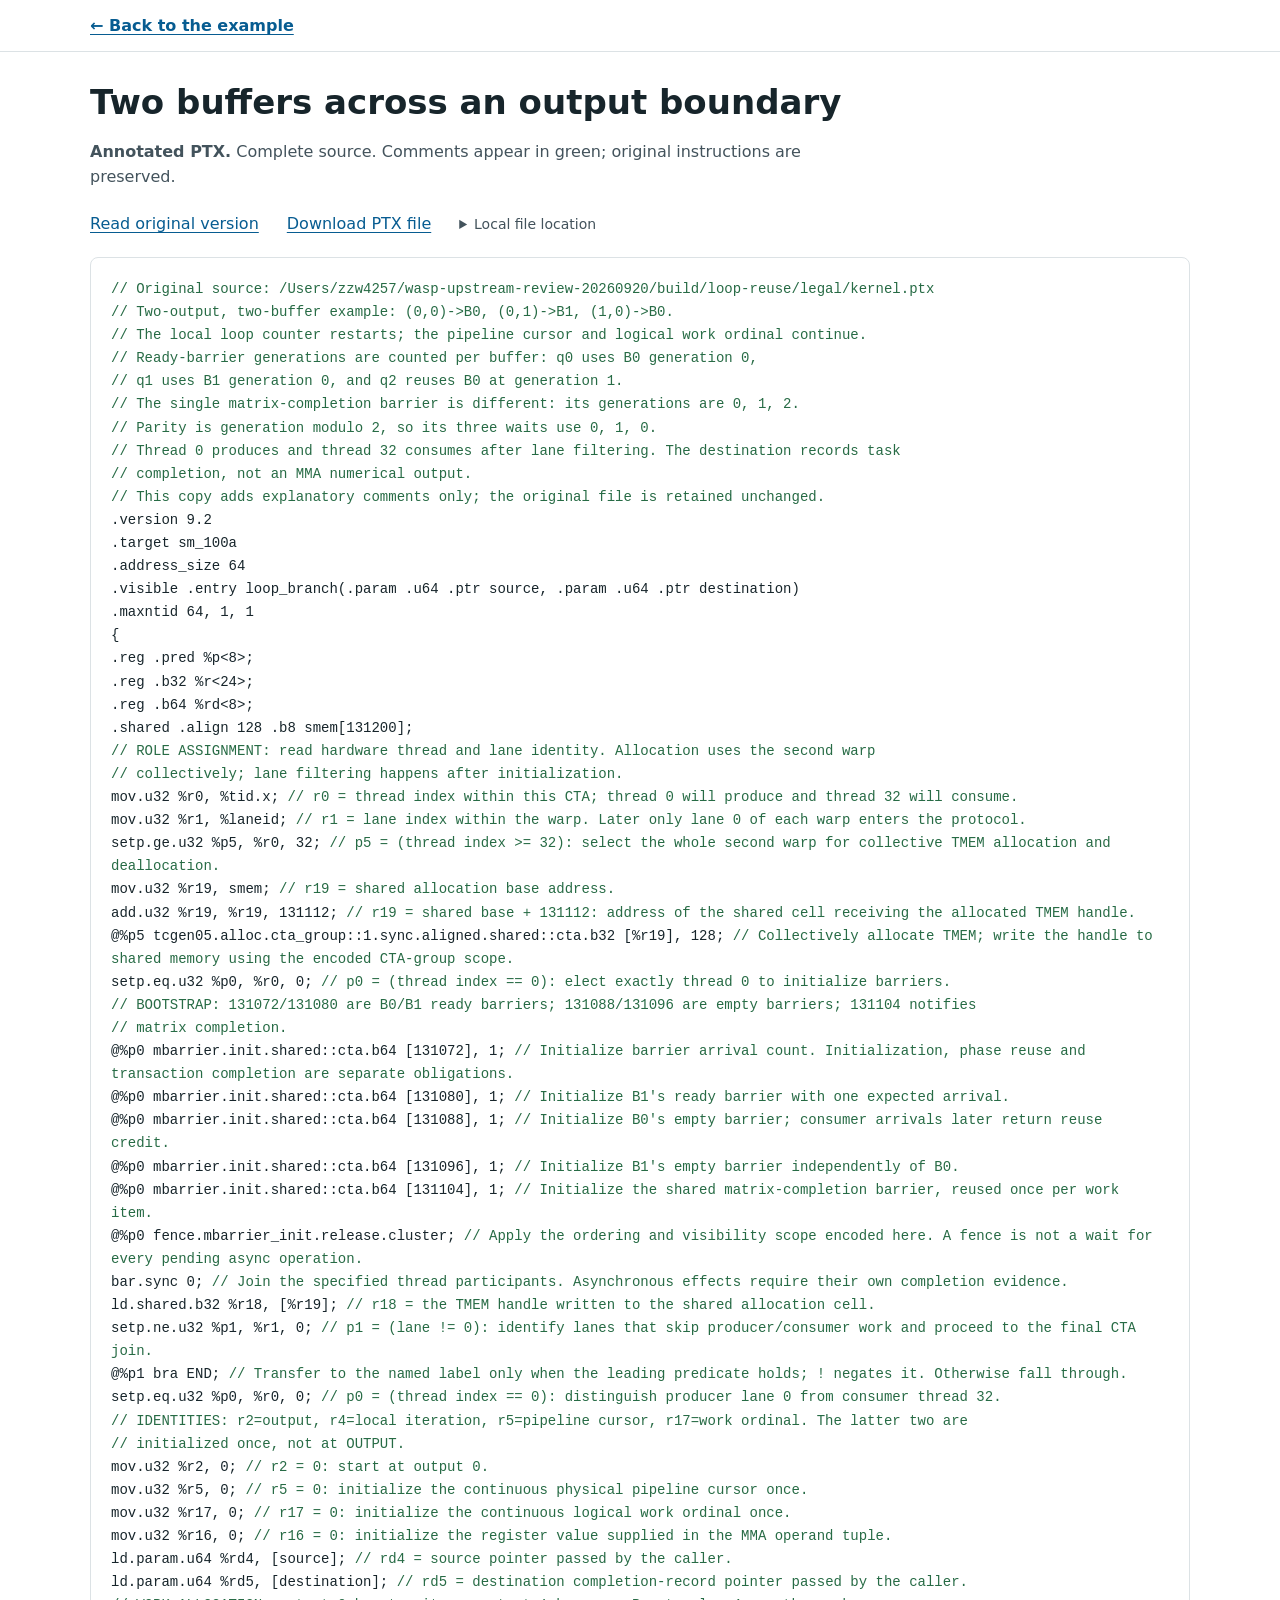
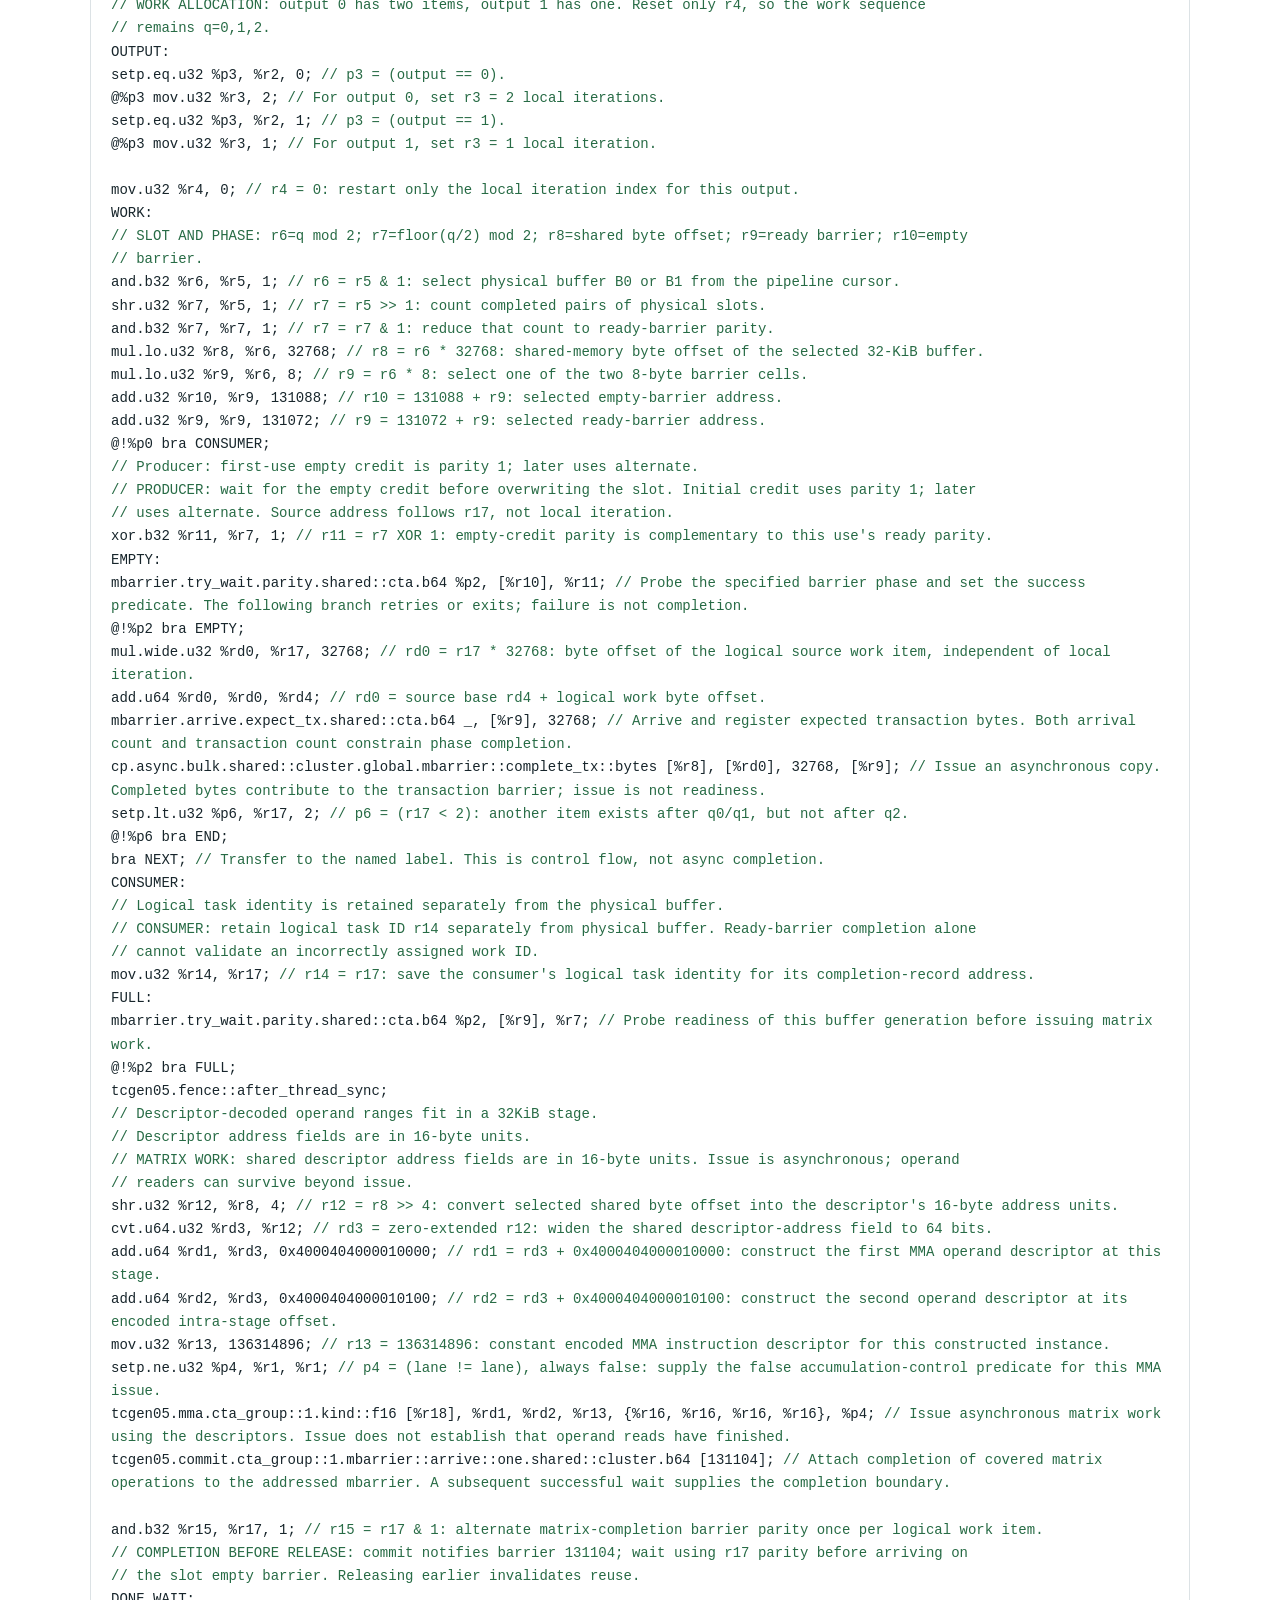
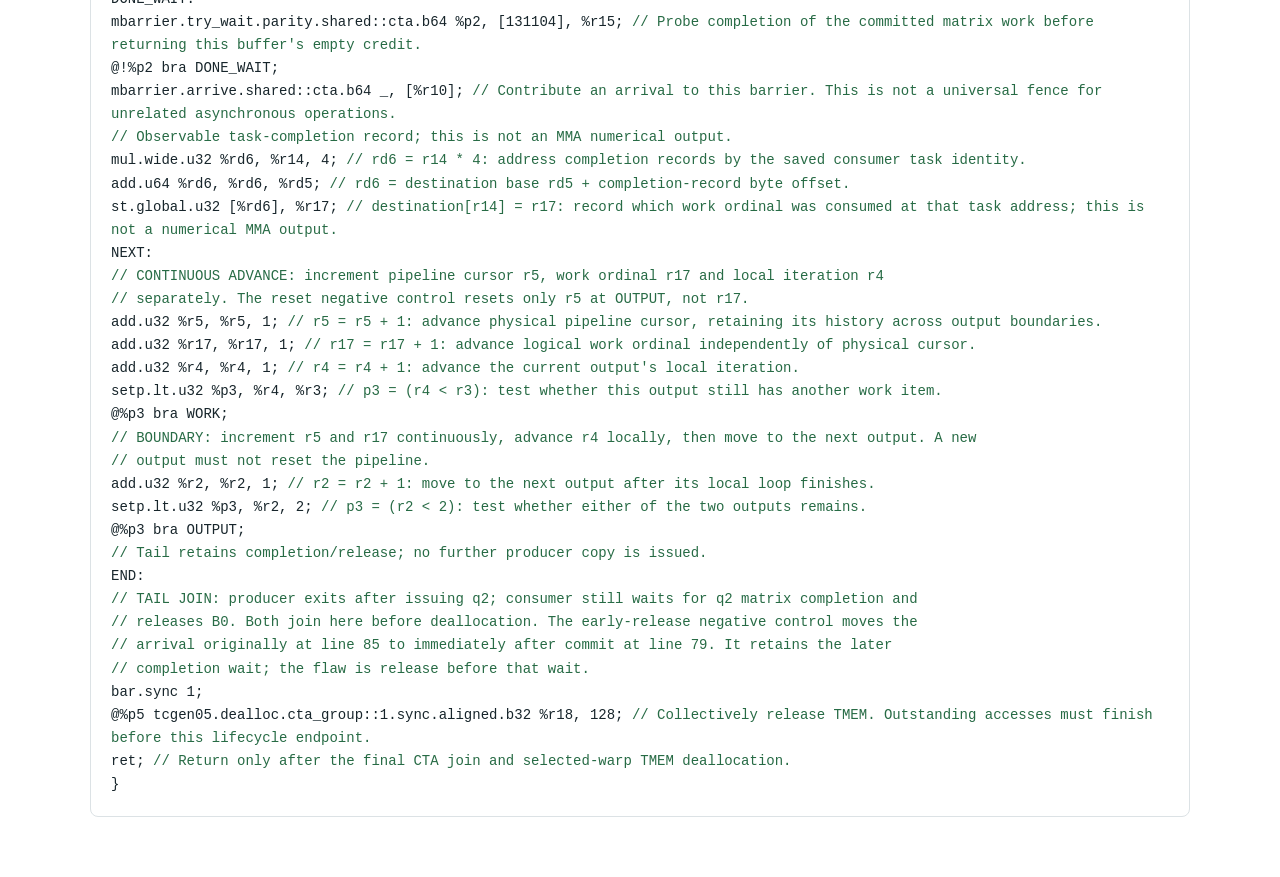
<file: loop_branch_2_1.annotated.ptx.html>
<!doctype html>
<html lang="en">
<head>
<meta charset="utf-8">
<meta name="viewport" content="width=device-width, initial-scale=1">
<title>Two buffers across an output boundary — Annotated PTX</title>
<style>
:root { color-scheme: light; font-family: system-ui, sans-serif; color: #17252b; background: #fff; }
* { box-sizing: border-box; }
body { margin: 0; }
a { color: #075c91; text-underline-offset: 3px; }
a:focus-visible, summary:focus-visible { outline: 3px solid #e3ad35; outline-offset: 4px; }
nav { position: sticky; top: 0; z-index: 1; padding: 16px max(20px, calc((100vw - 1100px) / 2)); background: #fff; border-bottom: 1px solid #dce2e5; }
nav a { font-weight: 650; }
main { max-width: 1140px; margin: auto; padding: 30px 20px 60px; }
h1 { font-size: clamp(24px, 3vw, 34px); line-height: 1.2; margin: 0 0 12px; }
p { line-height: 1.6; max-width: 76ch; }
.description { color: #43535c; }
.source-tools { display: flex; flex-wrap: wrap; gap: 16px 28px; align-items: baseline; margin: 24px 0; }
details { color: #43535c; font-size: 14px; }
summary { cursor: pointer; }
details code { display: block; max-width: 100%; overflow-wrap: anywhere; margin: 10px 0; }
pre { margin: 0; border: 1px solid #dce2e5; border-radius: 8px; overflow: hidden; }
#ptx-source { display: block; font: 14px/1.65 ui-monospace, SFMono-Regular, Menlo, Consolas, monospace; tab-size: 4; white-space: pre-wrap; overflow-wrap: anywhere; padding: 20px; }
.reading-note { color: #276b45; white-space: pre-wrap; overflow-wrap: anywhere; }
@media (max-width: 600px) { main { padding: 24px 12px; } #ptx-source { padding: 12px; font-size: 13px; } .reading-note { padding: 8px; } }
</style>
</head>
<body>
<nav><a href="index.html#running">← Back to the example</a></nav>
<main>
<h1>Two buffers across an output boundary</h1>
<p class="description"><strong>Annotated PTX.</strong> Complete source. Comments appear in green; original instructions are preserved.</p>
<div class="source-tools"><a href="kernel.ptx.html">Read original version</a><a href="loop_branch_2_1.annotated.ptx" download>Download PTX file</a>
<details><summary>Local file location</summary><code>/Users/zzw4257/wasp-upstream-review-20260920/research/loop-reuse/annotated/loop_branch_2_1.annotated.ptx</code></details></div>
<pre><code id="ptx-source"><span class="reading-note">// Original source: /Users/zzw4257/wasp-upstream-review-20260920/build/loop-reuse/legal/kernel.ptx</span>
<span class="reading-note">// Two-output, two-buffer example: (0,0)-&gt;B0, (0,1)-&gt;B1, (1,0)-&gt;B0.</span>
<span class="reading-note">// The local loop counter restarts; the pipeline cursor and logical work ordinal continue.</span>
<span class="reading-note">// Ready-barrier generations are counted per buffer: q0 uses B0 generation 0,</span>
<span class="reading-note">// q1 uses B1 generation 0, and q2 reuses B0 at generation 1.</span>
<span class="reading-note">// The single matrix-completion barrier is different: its generations are 0, 1, 2.</span>
<span class="reading-note">// Parity is generation modulo 2, so its three waits use 0, 1, 0.</span>
<span class="reading-note">// Thread 0 produces and thread 32 consumes after lane filtering. The destination records task</span>
<span class="reading-note">// completion, not an MMA numerical output.</span>
<span class="reading-note">// This copy adds explanatory comments only; the original file is retained unchanged.</span>
.version 9.2
.target sm_100a
.address_size 64
.visible .entry loop_branch(.param .u64 .ptr source, .param .u64 .ptr destination)
.maxntid 64, 1, 1
{
.reg .pred %p&lt;8&gt;;
.reg .b32 %r&lt;24&gt;;
.reg .b64 %rd&lt;8&gt;;
.shared .align 128 .b8 smem[131200];
<span class="reading-note">// ROLE ASSIGNMENT: read hardware thread and lane identity. Allocation uses the second warp</span>
<span class="reading-note">// collectively; lane filtering happens after initialization.</span>
mov.u32 %r0, %tid.x; <span class="reading-note">// r0 = thread index within this CTA; thread 0 will produce and thread 32 will consume.</span>
mov.u32 %r1, %laneid; <span class="reading-note">// r1 = lane index within the warp. Later only lane 0 of each warp enters the protocol.</span>
setp.ge.u32 %p5, %r0, 32; <span class="reading-note">// p5 = (thread index &gt;= 32): select the whole second warp for collective TMEM allocation and deallocation.</span>
mov.u32 %r19, smem; <span class="reading-note">// r19 = shared allocation base address.</span>
add.u32 %r19, %r19, 131112; <span class="reading-note">// r19 = shared base + 131112: address of the shared cell receiving the allocated TMEM handle.</span>
@%p5 tcgen05.alloc.cta_group::1.sync.aligned.shared::cta.b32 [%r19], 128; <span class="reading-note">// Collectively allocate TMEM; write the handle to shared memory using the encoded CTA-group scope.</span>
setp.eq.u32 %p0, %r0, 0; <span class="reading-note">// p0 = (thread index == 0): elect exactly thread 0 to initialize barriers.</span>
<span class="reading-note">// BOOTSTRAP: 131072/131080 are B0/B1 ready barriers; 131088/131096 are empty barriers; 131104 notifies</span>
<span class="reading-note">// matrix completion.</span>
@%p0 mbarrier.init.shared::cta.b64 [131072], 1; <span class="reading-note">// Initialize barrier arrival count. Initialization, phase reuse and transaction completion are separate obligations.</span>
@%p0 mbarrier.init.shared::cta.b64 [131080], 1; <span class="reading-note">// Initialize B1&#x27;s ready barrier with one expected arrival.</span>
@%p0 mbarrier.init.shared::cta.b64 [131088], 1; <span class="reading-note">// Initialize B0&#x27;s empty barrier; consumer arrivals later return reuse credit.</span>
@%p0 mbarrier.init.shared::cta.b64 [131096], 1; <span class="reading-note">// Initialize B1&#x27;s empty barrier independently of B0.</span>
@%p0 mbarrier.init.shared::cta.b64 [131104], 1; <span class="reading-note">// Initialize the shared matrix-completion barrier, reused once per work item.</span>
@%p0 fence.mbarrier_init.release.cluster; <span class="reading-note">// Apply the ordering and visibility scope encoded here. A fence is not a wait for every pending async operation.</span>
bar.sync 0; <span class="reading-note">// Join the specified thread participants. Asynchronous effects require their own completion evidence.</span>
ld.shared.b32 %r18, [%r19]; <span class="reading-note">// r18 = the TMEM handle written to the shared allocation cell.</span>
setp.ne.u32 %p1, %r1, 0; <span class="reading-note">// p1 = (lane != 0): identify lanes that skip producer/consumer work and proceed to the final CTA join.</span>
@%p1 bra END; <span class="reading-note">// Transfer to the named label only when the leading predicate holds; ! negates it. Otherwise fall through.</span>
setp.eq.u32 %p0, %r0, 0; <span class="reading-note">// p0 = (thread index == 0): distinguish producer lane 0 from consumer thread 32.</span>
<span class="reading-note">// IDENTITIES: r2=output, r4=local iteration, r5=pipeline cursor, r17=work ordinal. The latter two are</span>
<span class="reading-note">// initialized once, not at OUTPUT.</span>
mov.u32 %r2, 0; <span class="reading-note">// r2 = 0: start at output 0.</span>
mov.u32 %r5, 0; <span class="reading-note">// r5 = 0: initialize the continuous physical pipeline cursor once.</span>
mov.u32 %r17, 0; <span class="reading-note">// r17 = 0: initialize the continuous logical work ordinal once.</span>
mov.u32 %r16, 0; <span class="reading-note">// r16 = 0: initialize the register value supplied in the MMA operand tuple.</span>
ld.param.u64 %rd4, [source]; <span class="reading-note">// rd4 = source pointer passed by the caller.</span>
ld.param.u64 %rd5, [destination]; <span class="reading-note">// rd5 = destination completion-record pointer passed by the caller.</span>
<span class="reading-note">// WORK ALLOCATION: output 0 has two items, output 1 has one. Reset only r4, so the work sequence</span>
<span class="reading-note">// remains q=0,1,2.</span>
OUTPUT:
setp.eq.u32 %p3, %r2, 0; <span class="reading-note">// p3 = (output == 0).</span>
@%p3 mov.u32 %r3, 2; <span class="reading-note">// For output 0, set r3 = 2 local iterations.</span>
setp.eq.u32 %p3, %r2, 1; <span class="reading-note">// p3 = (output == 1).</span>
@%p3 mov.u32 %r3, 1; <span class="reading-note">// For output 1, set r3 = 1 local iteration.</span>

mov.u32 %r4, 0; <span class="reading-note">// r4 = 0: restart only the local iteration index for this output.</span>
WORK:
<span class="reading-note">// SLOT AND PHASE: r6=q mod 2; r7=floor(q/2) mod 2; r8=shared byte offset; r9=ready barrier; r10=empty</span>
<span class="reading-note">// barrier.</span>
and.b32 %r6, %r5, 1; <span class="reading-note">// r6 = r5 &amp; 1: select physical buffer B0 or B1 from the pipeline cursor.</span>
shr.u32 %r7, %r5, 1; <span class="reading-note">// r7 = r5 &gt;&gt; 1: count completed pairs of physical slots.</span>
and.b32 %r7, %r7, 1; <span class="reading-note">// r7 = r7 &amp; 1: reduce that count to ready-barrier parity.</span>
mul.lo.u32 %r8, %r6, 32768; <span class="reading-note">// r8 = r6 * 32768: shared-memory byte offset of the selected 32-KiB buffer.</span>
mul.lo.u32 %r9, %r6, 8; <span class="reading-note">// r9 = r6 * 8: select one of the two 8-byte barrier cells.</span>
add.u32 %r10, %r9, 131088; <span class="reading-note">// r10 = 131088 + r9: selected empty-barrier address.</span>
add.u32 %r9, %r9, 131072; <span class="reading-note">// r9 = 131072 + r9: selected ready-barrier address.</span>
@!%p0 bra CONSUMER;
<span class="reading-note">// Producer: first-use empty credit is parity 1; later uses alternate.</span>
<span class="reading-note">// PRODUCER: wait for the empty credit before overwriting the slot. Initial credit uses parity 1; later</span>
<span class="reading-note">// uses alternate. Source address follows r17, not local iteration.</span>
xor.b32 %r11, %r7, 1; <span class="reading-note">// r11 = r7 XOR 1: empty-credit parity is complementary to this use&#x27;s ready parity.</span>
EMPTY:
mbarrier.try_wait.parity.shared::cta.b64 %p2, [%r10], %r11; <span class="reading-note">// Probe the specified barrier phase and set the success predicate. The following branch retries or exits; failure is not completion.</span>
@!%p2 bra EMPTY;
mul.wide.u32 %rd0, %r17, 32768; <span class="reading-note">// rd0 = r17 * 32768: byte offset of the logical source work item, independent of local iteration.</span>
add.u64 %rd0, %rd0, %rd4; <span class="reading-note">// rd0 = source base rd4 + logical work byte offset.</span>
mbarrier.arrive.expect_tx.shared::cta.b64 _, [%r9], 32768; <span class="reading-note">// Arrive and register expected transaction bytes. Both arrival count and transaction count constrain phase completion.</span>
cp.async.bulk.shared::cluster.global.mbarrier::complete_tx::bytes [%r8], [%rd0], 32768, [%r9]; <span class="reading-note">// Issue an asynchronous copy. Completed bytes contribute to the transaction barrier; issue is not readiness.</span>
setp.lt.u32 %p6, %r17, 2; <span class="reading-note">// p6 = (r17 &lt; 2): another item exists after q0/q1, but not after q2.</span>
@!%p6 bra END;
bra NEXT; <span class="reading-note">// Transfer to the named label. This is control flow, not async completion.</span>
CONSUMER:
<span class="reading-note">// Logical task identity is retained separately from the physical buffer.</span>
<span class="reading-note">// CONSUMER: retain logical task ID r14 separately from physical buffer. Ready-barrier completion alone</span>
<span class="reading-note">// cannot validate an incorrectly assigned work ID.</span>
mov.u32 %r14, %r17; <span class="reading-note">// r14 = r17: save the consumer&#x27;s logical task identity for its completion-record address.</span>
FULL:
mbarrier.try_wait.parity.shared::cta.b64 %p2, [%r9], %r7; <span class="reading-note">// Probe readiness of this buffer generation before issuing matrix work.</span>
@!%p2 bra FULL;
tcgen05.fence::after_thread_sync;
<span class="reading-note">// Descriptor-decoded operand ranges fit in a 32KiB stage.</span>
<span class="reading-note">// Descriptor address fields are in 16-byte units.</span>
<span class="reading-note">// MATRIX WORK: shared descriptor address fields are in 16-byte units. Issue is asynchronous; operand</span>
<span class="reading-note">// readers can survive beyond issue.</span>
shr.u32 %r12, %r8, 4; <span class="reading-note">// r12 = r8 &gt;&gt; 4: convert selected shared byte offset into the descriptor&#x27;s 16-byte address units.</span>
cvt.u64.u32 %rd3, %r12; <span class="reading-note">// rd3 = zero-extended r12: widen the shared descriptor-address field to 64 bits.</span>
add.u64 %rd1, %rd3, 0x4000404000010000; <span class="reading-note">// rd1 = rd3 + 0x4000404000010000: construct the first MMA operand descriptor at this stage.</span>
add.u64 %rd2, %rd3, 0x4000404000010100; <span class="reading-note">// rd2 = rd3 + 0x4000404000010100: construct the second operand descriptor at its encoded intra-stage offset.</span>
mov.u32 %r13, 136314896; <span class="reading-note">// r13 = 136314896: constant encoded MMA instruction descriptor for this constructed instance.</span>
setp.ne.u32 %p4, %r1, %r1; <span class="reading-note">// p4 = (lane != lane), always false: supply the false accumulation-control predicate for this MMA issue.</span>
tcgen05.mma.cta_group::1.kind::f16 [%r18], %rd1, %rd2, %r13, {%r16, %r16, %r16, %r16}, %p4; <span class="reading-note">// Issue asynchronous matrix work using the descriptors. Issue does not establish that operand reads have finished.</span>
tcgen05.commit.cta_group::1.mbarrier::arrive::one.shared::cluster.b64 [131104]; <span class="reading-note">// Attach completion of covered matrix operations to the addressed mbarrier. A subsequent successful wait supplies the completion boundary.</span>

and.b32 %r15, %r17, 1; <span class="reading-note">// r15 = r17 &amp; 1: alternate matrix-completion barrier parity once per logical work item.</span>
<span class="reading-note">// COMPLETION BEFORE RELEASE: commit notifies barrier 131104; wait using r17 parity before arriving on</span>
<span class="reading-note">// the slot empty barrier. Releasing earlier invalidates reuse.</span>
DONE_WAIT:
mbarrier.try_wait.parity.shared::cta.b64 %p2, [131104], %r15; <span class="reading-note">// Probe completion of the committed matrix work before returning this buffer&#x27;s empty credit.</span>
@!%p2 bra DONE_WAIT;
mbarrier.arrive.shared::cta.b64 _, [%r10]; <span class="reading-note">// Contribute an arrival to this barrier. This is not a universal fence for unrelated asynchronous operations.</span>
<span class="reading-note">// Observable task-completion record; this is not an MMA numerical output.</span>
mul.wide.u32 %rd6, %r14, 4; <span class="reading-note">// rd6 = r14 * 4: address completion records by the saved consumer task identity.</span>
add.u64 %rd6, %rd6, %rd5; <span class="reading-note">// rd6 = destination base rd5 + completion-record byte offset.</span>
st.global.u32 [%rd6], %r17; <span class="reading-note">// destination[r14] = r17: record which work ordinal was consumed at that task address; this is not a numerical MMA output.</span>
NEXT:
<span class="reading-note">// CONTINUOUS ADVANCE: increment pipeline cursor r5, work ordinal r17 and local iteration r4</span>
<span class="reading-note">// separately. The reset negative control resets only r5 at OUTPUT, not r17.</span>
add.u32 %r5, %r5, 1; <span class="reading-note">// r5 = r5 + 1: advance physical pipeline cursor, retaining its history across output boundaries.</span>
add.u32 %r17, %r17, 1; <span class="reading-note">// r17 = r17 + 1: advance logical work ordinal independently of physical cursor.</span>
add.u32 %r4, %r4, 1; <span class="reading-note">// r4 = r4 + 1: advance the current output&#x27;s local iteration.</span>
setp.lt.u32 %p3, %r4, %r3; <span class="reading-note">// p3 = (r4 &lt; r3): test whether this output still has another work item.</span>
@%p3 bra WORK;
<span class="reading-note">// BOUNDARY: increment r5 and r17 continuously, advance r4 locally, then move to the next output. A new</span>
<span class="reading-note">// output must not reset the pipeline.</span>
add.u32 %r2, %r2, 1; <span class="reading-note">// r2 = r2 + 1: move to the next output after its local loop finishes.</span>
setp.lt.u32 %p3, %r2, 2; <span class="reading-note">// p3 = (r2 &lt; 2): test whether either of the two outputs remains.</span>
@%p3 bra OUTPUT;
<span class="reading-note">// Tail retains completion/release; no further producer copy is issued.</span>
END:
<span class="reading-note">// TAIL JOIN: producer exits after issuing q2; consumer still waits for q2 matrix completion and</span>
<span class="reading-note">// releases B0. Both join here before deallocation. The early-release negative control moves the</span>
<span class="reading-note">// arrival originally at line 85 to immediately after commit at line 79. It retains the later</span>
<span class="reading-note">// completion wait; the flaw is release before that wait.</span>
bar.sync 1;
@%p5 tcgen05.dealloc.cta_group::1.sync.aligned.b32 %r18, 128; <span class="reading-note">// Collectively release TMEM. Outstanding accesses must finish before this lifecycle endpoint.</span>
ret; <span class="reading-note">// Return only after the final CTA join and selected-warp TMEM deallocation.</span>
}
</code></pre>
</main>
</body>
</html>
</file>
<file: style.css>
:root{--ink:#142434;--muted:#536576;--line:#dce3e9;--blue:#155bb4;--wash:#edf4fd;--green:#206449;--amber:#8a5414;--red:#a62a28}
*{box-sizing:border-box}body{margin:0 auto;padding:0 40px;max-width:1320px;background:#fff;color:var(--ink);font:16px/1.55 -apple-system,BlinkMacSystemFont,"Segoe UI",sans-serif}a{color:var(--blue);text-underline-offset:3px}h1,h2,h3,p{margin:0}h1{font-size:40px;line-height:1.13;letter-spacing:-.035em;font-weight:750}h2{font-size:26px;line-height:1.25;letter-spacing:-.02em}h3{font-size:17px}p{max-width:78ch}strong,b{font-weight:700}button,select{font:inherit}button,.button{display:inline-flex;align-items:center;justify-content:center;border:1px solid #b9c7d4;background:white;border-radius:6px;padding:9px 14px;font-size:14px;font-weight:650;color:var(--ink);cursor:pointer;text-decoration:none;line-height:1.4}button:hover,.button:hover{border-color:var(--blue);background:var(--wash)}button:disabled{opacity:.4;cursor:default}.primary{background:var(--blue);border-color:var(--blue);color:#fff}.primary:hover{background:#124b93;color:white}button:focus-visible,a:focus-visible,select:focus-visible,summary:focus-visible{outline:3px solid #71a4e4;outline-offset:3px}select{max-width:100%;padding:8px 30px 8px 10px;border:1px solid #b9c7d4;border-radius:5px;background:white;color:var(--ink);font-size:14px}summary{cursor:pointer;font-weight:650;font-size:14px}details[open]>summary{margin-bottom:14px}details p+ p{margin-top:10px}pre{overflow:auto;font:12px/1.8 ui-monospace,SFMono-Regular,Menlo,monospace;tab-size:2}code{font-family:ui-monospace,SFMono-Regular,Menlo,monospace}[hidden]{display:none!important}
.mast{min-height:70px;display:flex;align-items:center;justify-content:space-between;gap:20px}.mast-links{display:flex;gap:18px;font-size:13px}.brand{text-decoration:none;color:var(--ink);font-size:21px;font-weight:800}.brand span{font-size:17px;color:var(--muted);font-weight:450}.nav{display:flex;gap:28px;border-bottom:1px solid var(--line);overflow-x:auto;white-space:nowrap}.nav a{padding:12px 0;color:var(--muted);font-size:14px;text-decoration:none;border-bottom:3px solid transparent}.nav a[aria-current]{color:var(--blue);border-color:var(--blue);font-weight:750}.view{padding:36px 0 20px;min-height:580px}.eyebrow{font-weight:650;font-size:13px;color:var(--blue);margin-bottom:10px}.scope{font-size:13px;color:var(--muted);line-height:1.6}.hero{padding:12px 0 28px}.hero h1{font-size:clamp(36px,4vw,54px);max-width:780px}.hero>p:not(.eyebrow){margin:20px 0 24px;font-size:18px;color:var(--muted)}.materials{display:flex;align-items:center;flex-wrap:wrap;gap:10px 18px;padding:15px 18px;margin-bottom:28px;background:#f7f9fb;border:1px solid var(--line);font-size:14px}.materials>strong{margin-right:6px}.contribution{padding:25px 30px;border-left:5px solid var(--blue);background:var(--wash)}.contribution h2{margin-bottom:12px}.contribution>p:not(.eyebrow){max-width:90ch}.contribution .scope{margin-top:14px}.route{display:grid;grid-template-columns:repeat(4,1fr);gap:24px;margin-top:30px}.route a{text-decoration:none;color:var(--ink);display:grid;grid-template-columns:26px 1fr;gap:3px 8px}.route b{color:var(--blue);grid-row:span 2}.route span{font-weight:700;font-size:15px}.route small{color:var(--muted);font-size:13px}.section-head{display:flex;justify-content:space-between;gap:28px;align-items:center;margin-bottom:24px}.section-head p:not(.eyebrow){color:var(--muted);margin-top:12px}.section-head .button{flex-shrink:0}.section-head h1{max-width:900px}.next-view{display:inline-block;font-weight:700;margin-top:28px}.technical{border-top:1px solid var(--line);margin-top:22px;padding:16px 0;color:var(--muted)}.technical strong{color:var(--ink)}.technical pre{background:#f6f8fa;padding:16px;white-space:pre-wrap;overflow-wrap:anywhere}.technical p{font-size:14px}footer{border-top:1px solid var(--line);padding:22px 0 28px;font-size:12px;color:var(--muted);display:flex;justify-content:space-between;gap:20px}footer span:last-child{display:flex;gap:20px;flex-wrap:wrap}
.mode-list{display:flex;flex-wrap:wrap;gap:8px;margin:0 0 15px}.mode-list button[aria-pressed=true]{color:var(--blue);border-color:var(--blue);background:var(--wash)}.mode-result{display:flex;justify-content:space-between;flex-wrap:wrap;gap:10px 20px;padding:15px 18px;border-left:4px solid var(--green);background:#edf7f1}.mode-result strong{font-size:18px}.mode-result span{font-size:14px}.mode-result.attention{background:#fff5e8;border-color:var(--amber)}.player-toolbar{display:flex;align-items:center;flex-wrap:wrap;gap:10px;margin:20px 0}.player-toolbar label{margin-left:auto;font-size:13px;color:var(--muted);display:flex;align-items:center;gap:8px}#step-count{font-size:12px;color:var(--muted)}.player-grid{display:grid;grid-template-columns:minmax(0,1.3fr) minmax(0,1fr);gap:28px}.timeline-panel{min-width:0}.current-event{padding:20px 22px;background:#f3f7fc;min-height:137px;border-top:3px solid var(--blue)}.current-event h2{font-size:27px}.current-event>p:last-child{font-size:14px;margin-top:7px;color:var(--muted)}.current-event .eyebrow{font-size:12px;margin-bottom:6px}.lane-head,.lane-row{display:grid;grid-template-columns:repeat(3,minmax(0,1fr));gap:8px}.lane-head{padding:18px 0 9px;font-size:12px;color:var(--muted);text-align:center}.lane-row{margin-bottom:6px;min-height:54px;background:linear-gradient(to right,transparent 33%,#e9eef3 33%,#e9eef3 33.2%,transparent 33.2%,transparent 66.6%,#e9eef3 66.6%,#e9eef3 66.8%,transparent 66.8%)}.lane-event{display:flex;align-items:flex-start;flex-direction:column;text-align:left;gap:3px;font-size:12px;padding:8px;min-width:0}.lane-event small{font-size:11px;font-weight:400}.lane-event.upcoming{border-style:dashed;color:var(--muted)}.lane-event.past{background:#f6f8fa}.lane-event.current{background:var(--blue);border-color:var(--blue);color:#fff}.timeline-panel>.scope{margin-top:10px}.source-panel{min-width:0}.source-panel>h3{padding:6px 0 12px}.source-panel>pre{margin:0;background:#f6f8fa;padding:18px;white-space:pre-wrap;overflow-wrap:anywhere;border-top:1px solid var(--line);min-height:220px}.resource-state{display:grid;grid-template-columns:1fr 1fr;gap:12px;margin-top:18px}.buffer-state{border-top:4px solid var(--blue);padding:14px 0}.buffer-state.b1{border-color:var(--amber)}.buffer-state h3{font-size:23px;margin-bottom:7px}.buffer-state>strong{display:block;font-size:14px}.buffer-state>p{font-size:12px;color:var(--muted);margin-top:7px}.buffer-state.hazard{background:#fff0ef;padding:14px;border-color:var(--red)}.danger{color:var(--red);margin-top:10px}#evidence-card{columns:2;column-gap:30px}#evidence-card p{overflow-wrap:anywhere;break-inside:avoid;margin:0 0 10px}
.rule-principle{background:var(--wash);padding:24px 28px;margin:26px 0}.rule-principle strong{display:block;font-size:19px;overflow-wrap:anywhere}.rule-principle span{display:block;color:var(--muted);font-size:14px;margin-top:8px}.group-picker{display:flex;align-items:center;gap:18px;font-weight:650;margin:26px 0}.group-picker select{flex:1;max-width:490px}#rule-stage{padding:26px 0 8px;border-top:1px solid var(--line)}.rule-stats{display:flex;gap:50px;flex-wrap:wrap;margin:25px 0}.rule-stats>div{display:flex;flex-direction:column;gap:5px}.rule-stats strong{font-size:36px;line-height:1.1;font-variant-numeric:tabular-nums}.rule-stats span{font-size:13px;color:var(--muted)}.assumption{background:#fff6e8;border-left:3px solid var(--amber);padding:12px 16px;font-size:14px;max-width:none}
.corpus-grid{display:grid;grid-template-columns:1fr 1fr;gap:28px}.corpus-card{border-top:3px solid var(--ink);padding:23px 0;min-width:0}.corpus-card h2{font-size:27px}.corpus-card .mechanism{color:var(--muted);margin:5px 0 18px}.result-label{display:inline-block;color:var(--blue);background:var(--wash);padding:4px 8px;font-size:13px;overflow-wrap:anywhere;max-width:100%}.corpus-card>p:not(.mechanism){margin:12px 0;font-size:15px}.corpus-card>.scope{font-size:13px!important}.corpus-card>.button{margin-top:9px}.corpus-card .technical p{overflow-wrap:anywhere}.subhead{font-size:20px;margin:28px 0 12px}.section-note{color:var(--muted);font-size:14px;margin:-3px 0 16px}.current-methods{display:grid;grid-template-columns:repeat(3,1fr);gap:14px}.method-map{display:grid;grid-template-columns:repeat(2,1fr);gap:12px}.method-card{border:1px solid var(--line);padding:16px 18px;min-width:0}.method-card.current-method{border-top:4px solid var(--blue)}.method-card h3{font-size:17px;margin:10px 0}.method-card p{font-size:13px;color:var(--muted);margin-top:8px}.method-card strong{color:var(--ink)}.method-head{display:flex;align-items:center;justify-content:space-between;gap:12px}.status-tag{background:#eef3f7;color:var(--muted);padding:3px 7px;font-size:11px;font-weight:700}.method-id{font-size:13px;color:var(--blue);font-weight:800}.method-result{color:var(--blue)!important;font-weight:650}.method-sources{margin:18px 0 8px}.cost-highlight{padding:12px 0 24px}.cost-highlight strong{font-size:38px;line-height:1.1;letter-spacing:-.035em;font-variant-numeric:tabular-nums}.cost-highlight p{margin-top:12px;color:var(--muted)}.table-scroll{overflow-x:auto}.data-table{border-collapse:collapse;min-width:920px;width:100%;text-align:left;font-size:13px}.data-table th{background:#f3f6f9;font-size:12px}.data-table th,.data-table td{padding:13px 10px;border-bottom:1px solid var(--line);vertical-align:top}.data-table td:first-child{font-weight:750}.limits-grid{display:grid;grid-template-columns:1fr 1fr;gap:0 30px}.limits-grid p{border-bottom:1px solid var(--line);padding:18px 0;font-weight:650}.limits-grid p::before{content:"Unproved";color:var(--amber);font-size:11px;font-weight:600;display:block;margin-bottom:5px}
@media(max-width:1000px){body{padding:0 25px}.nav{gap:22px}.player-grid{gap:18px}.player-toolbar label{margin-left:0}.section-head{align-items:flex-start}.section-head h1{font-size:34px}.lane-event{font-size:11px}.route{gap:15px}.current-methods{grid-template-columns:1fr}.method-map{grid-template-columns:1fr 1fr}}
@media(max-width:700px){body{padding:0 18px}.mast{min-height:62px;flex-wrap:wrap;justify-content:flex-start;padding:12px 0;gap:5px}.mast-links{width:100%;gap:16px}.mast-links a{font-size:11px}.brand{font-size:19px}.brand span{font-size:14px}.nav{gap:22px}.nav a{font-size:13px}.view{padding-top:26px}h1,.section-head h1{font-size:32px}.hero h1{font-size:37px}.hero>p:not(.eyebrow){font-size:16px}.hero br:not(h1 br){display:none}.hero{padding-bottom:22px}.materials{align-items:flex-start}.materials>strong{width:100%}.contribution{padding:20px}.contribution h2{font-size:23px}.route{grid-template-columns:1fr 1fr;gap:22px 15px}.section-head{flex-direction:column;gap:16px}.player-grid,.corpus-grid,.limits-grid,.method-map{grid-template-columns:1fr}.player-toolbar{gap:7px}.player-toolbar button{font-size:12px;padding:9px}.player-toolbar label{width:100%;margin-top:6px}.mode-list{gap:6px}.mode-list button{font-size:12px;padding:8px 10px}.mode-result strong{font-size:16px}.mode-result span{font-size:12px}.current-event h2{font-size:24px}.lane-event{font-size:11px}.lane-head{font-size:11px}.source-panel{margin-top:10px}.source-panel>pre{min-height:0}.rule-principle{padding:18px}.rule-principle strong{font-size:15px}.group-picker{flex-direction:column;align-items:flex-start;gap:8px}.group-picker select{width:100%;font-size:13px}.rule-stats{gap:24px}.rule-stats strong{font-size:29px}.corpus-grid{gap:15px}.cost-highlight strong{font-size:32px}#evidence-card{columns:1}footer{flex-direction:column;gap:10px}footer span:last-child{gap:15px;flex-wrap:wrap}}
@media(prefers-reduced-motion:reduce){*{scroll-behavior:auto!important}}
.source-links{display:flex;gap:8px;flex-wrap:wrap;flex-shrink:0}
</file>
